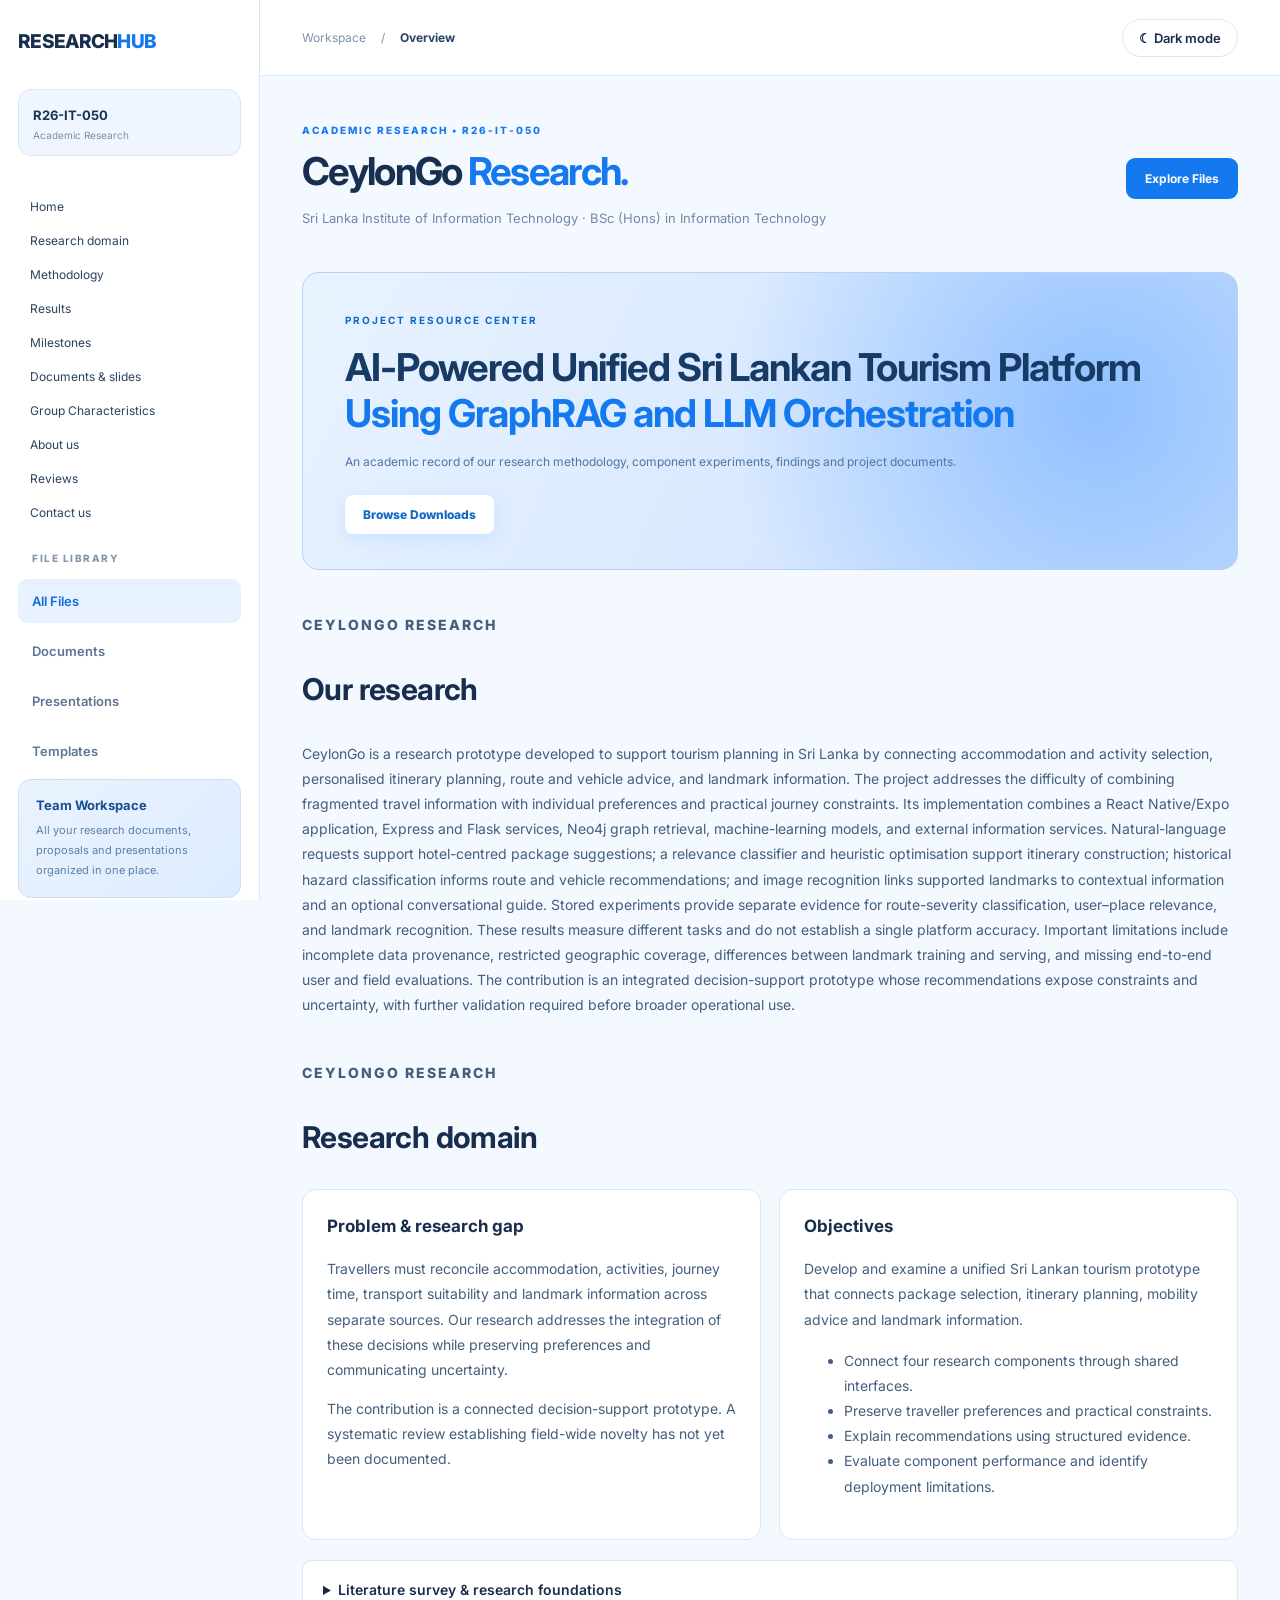
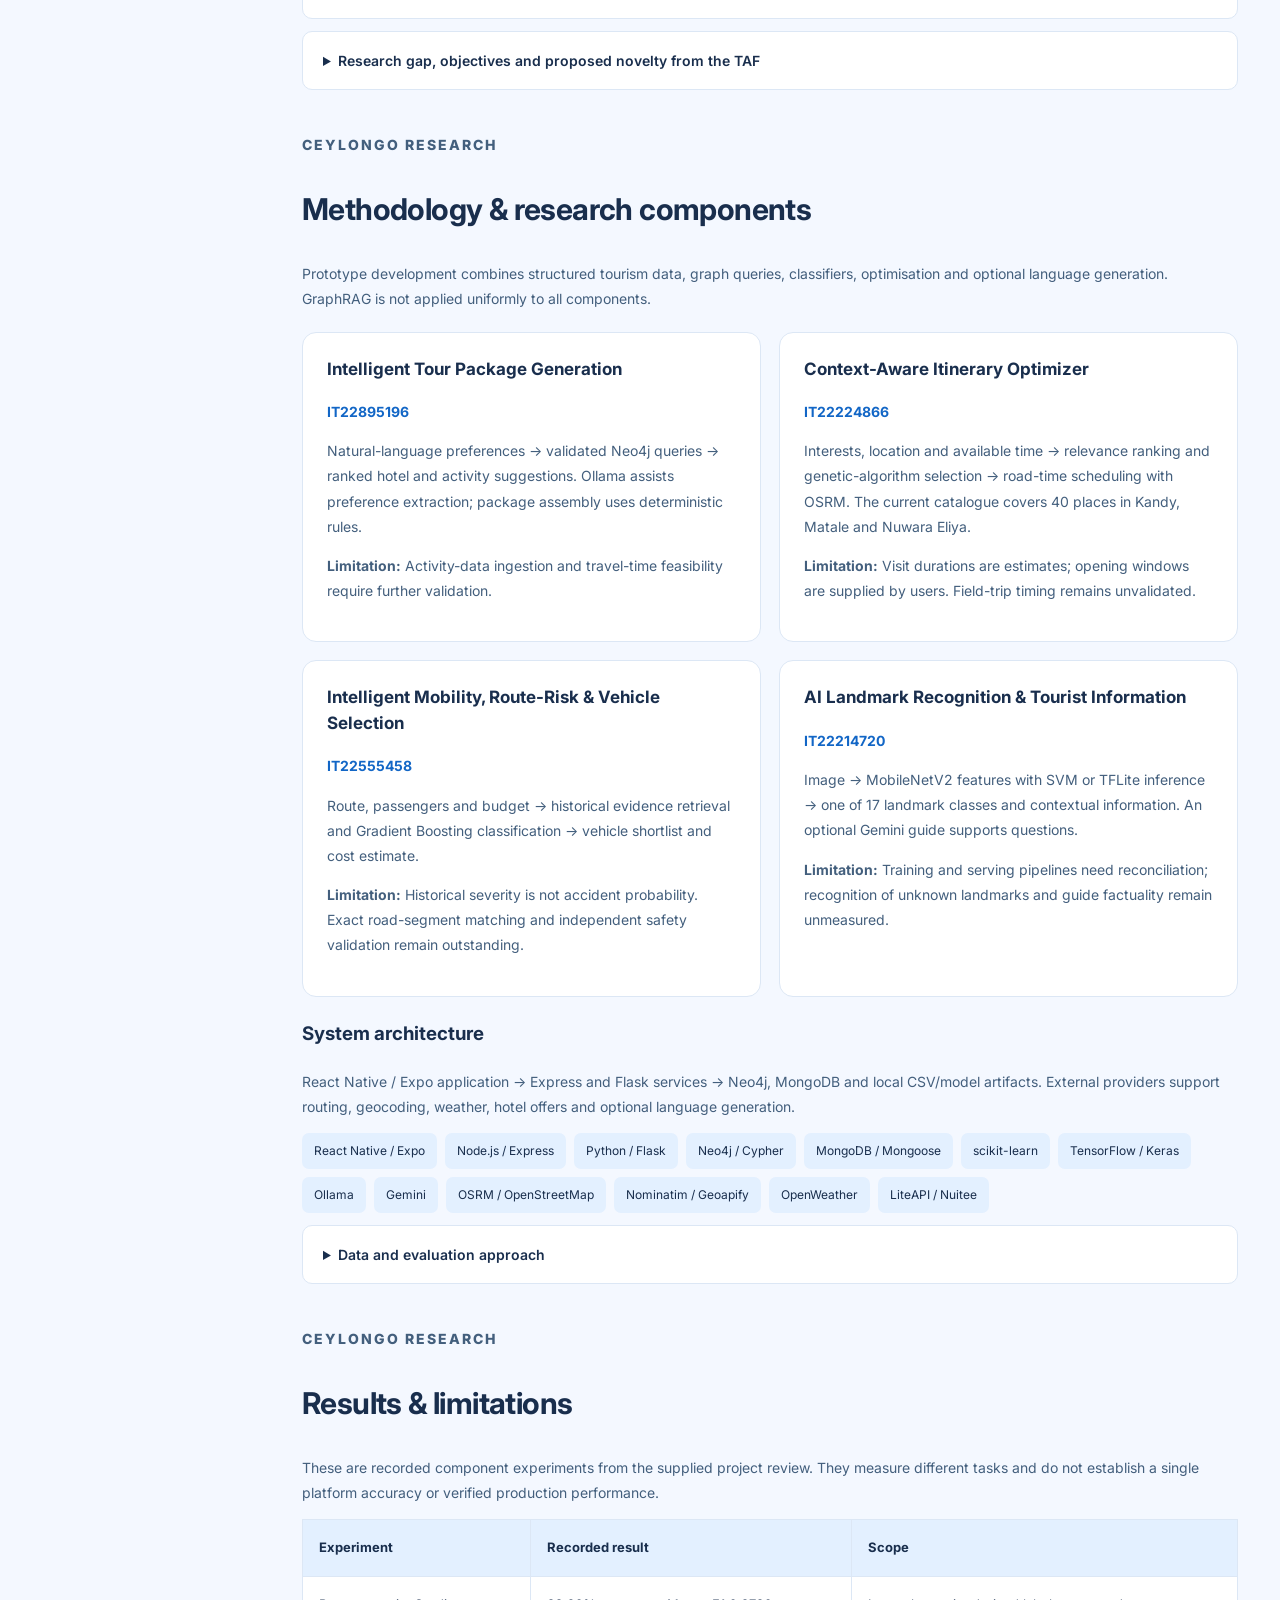
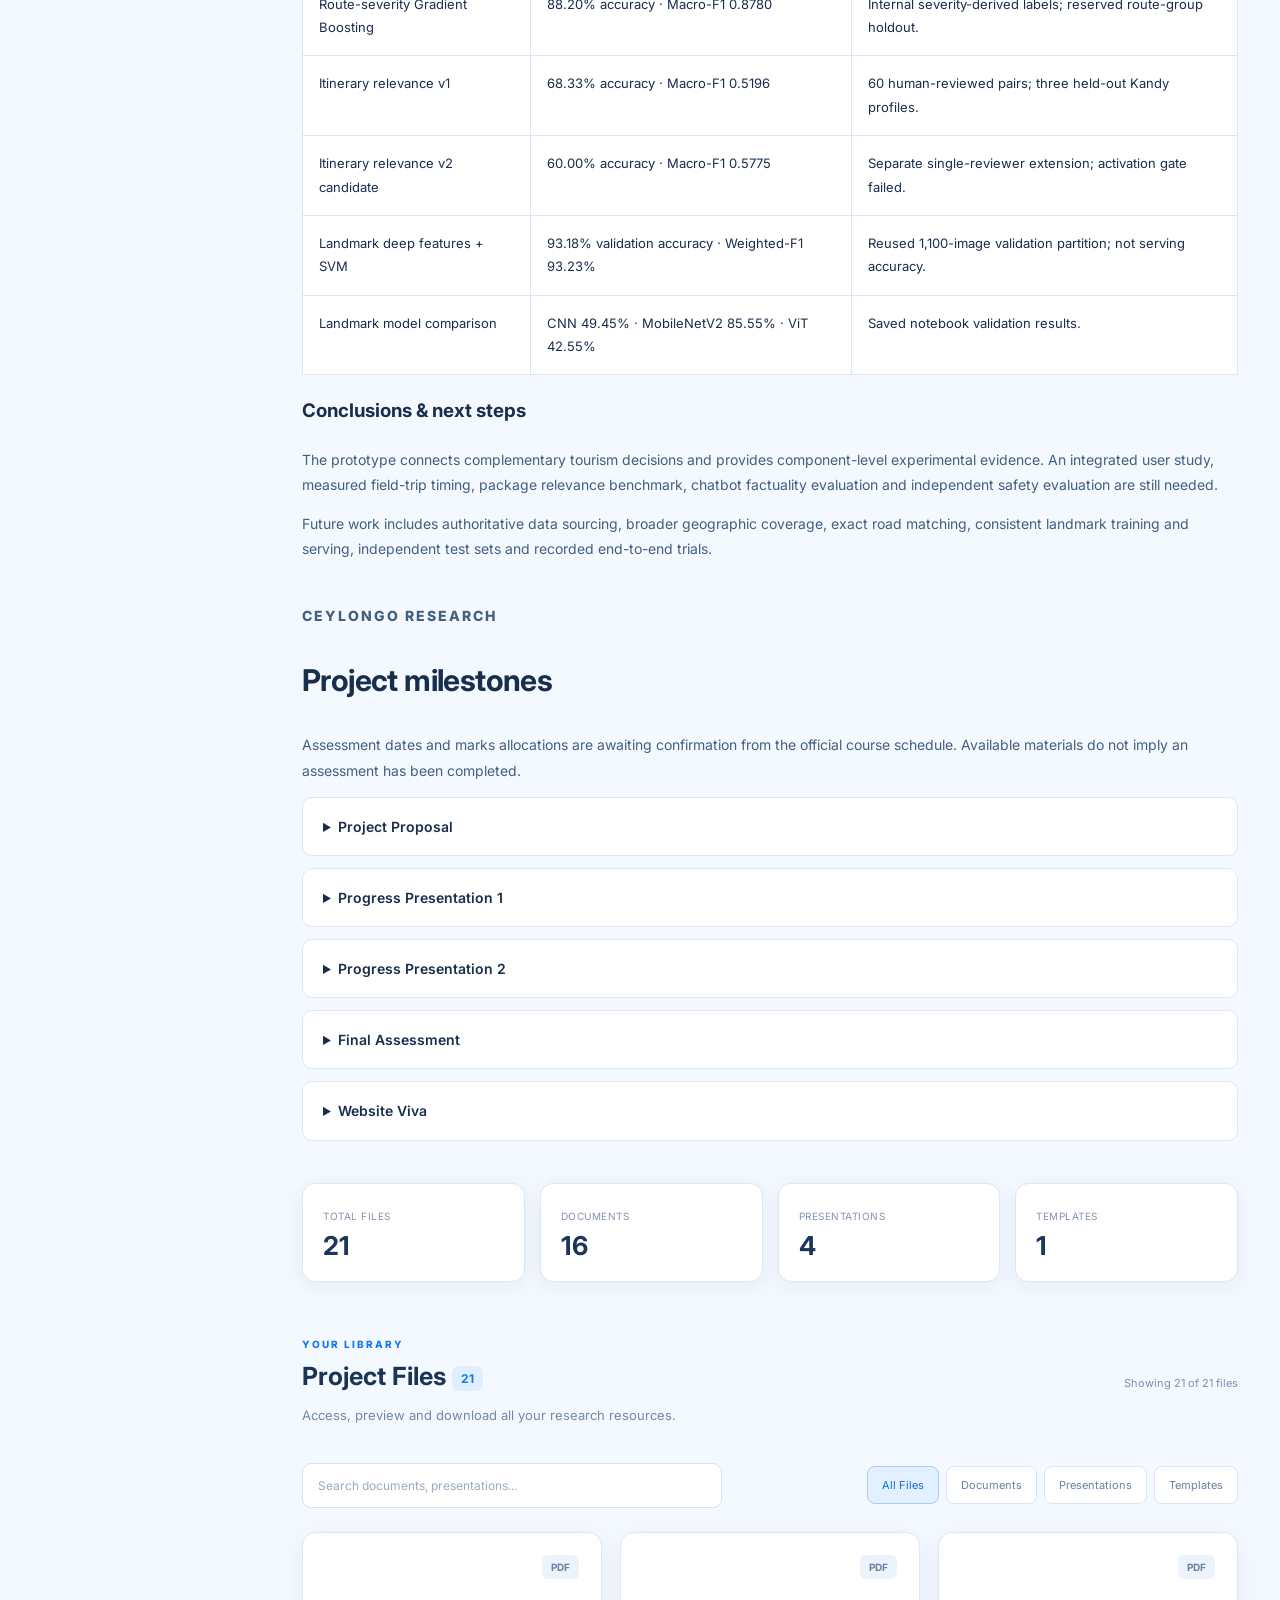
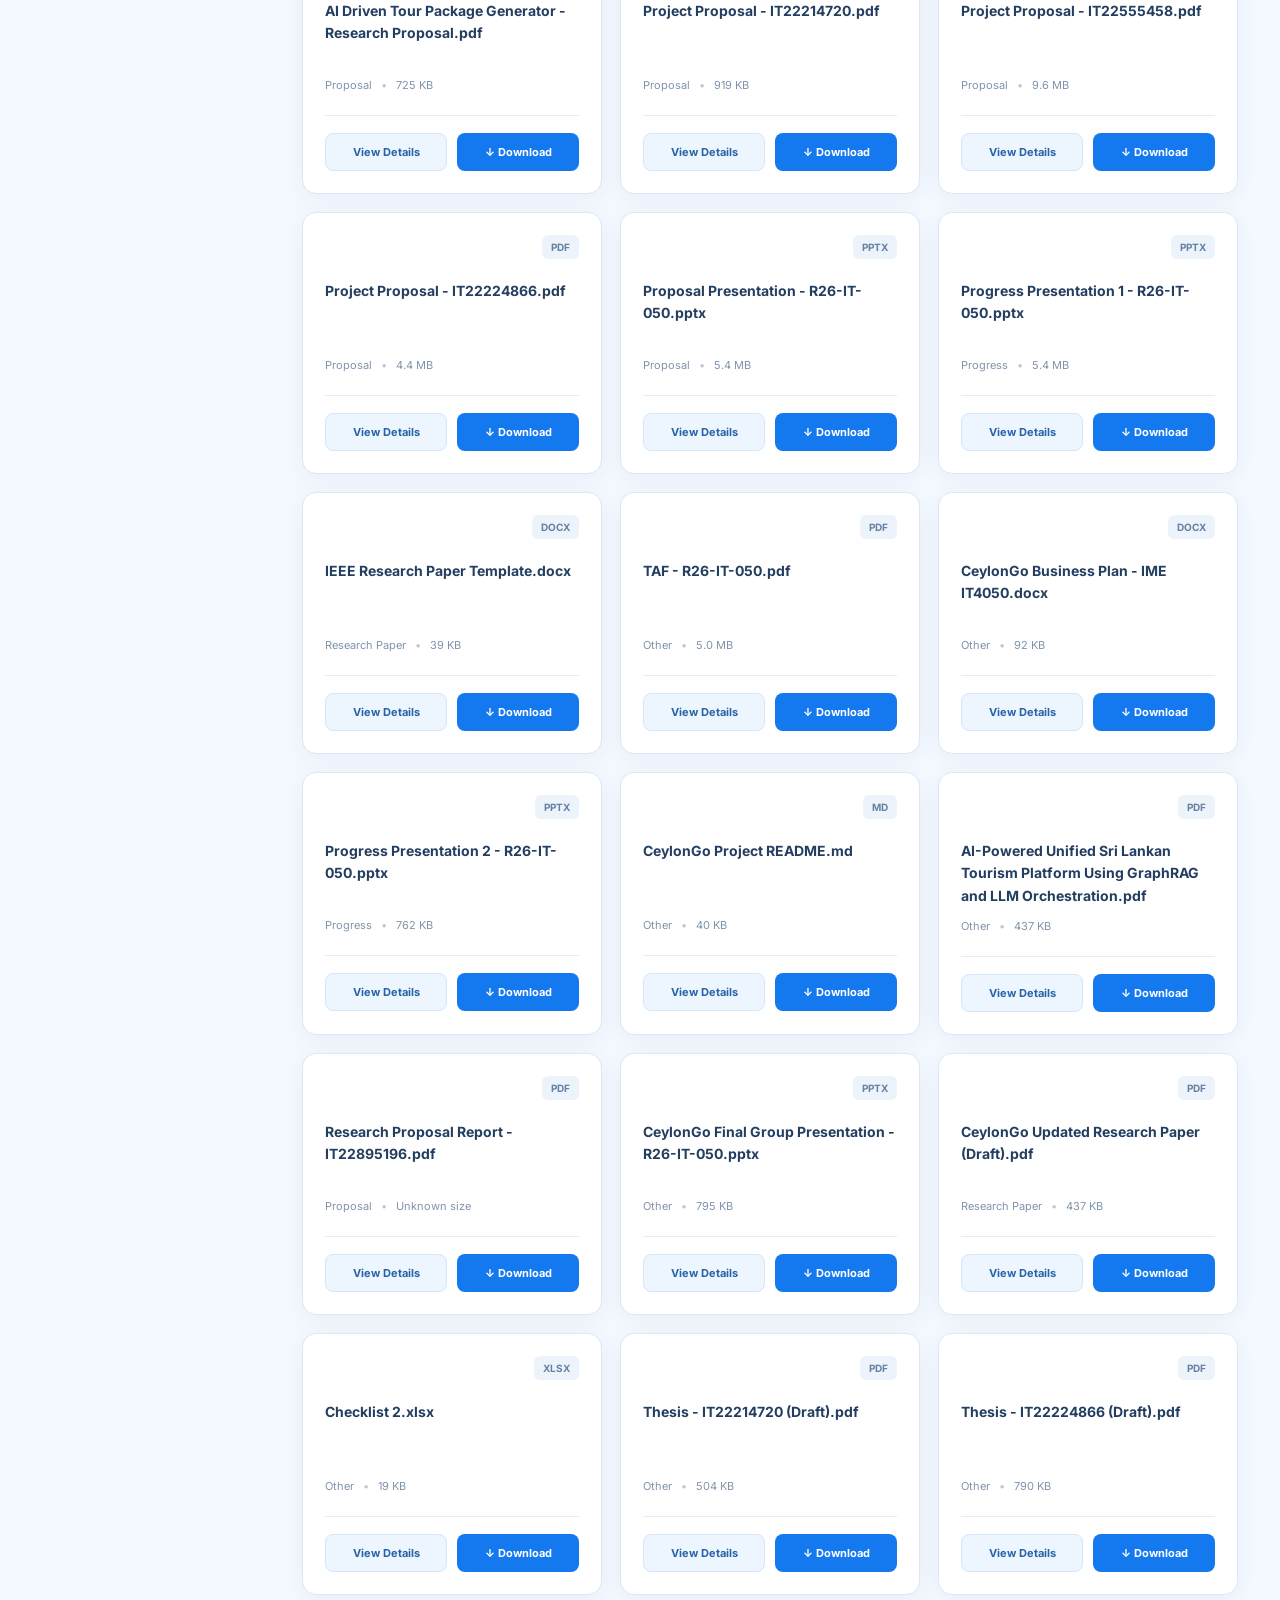
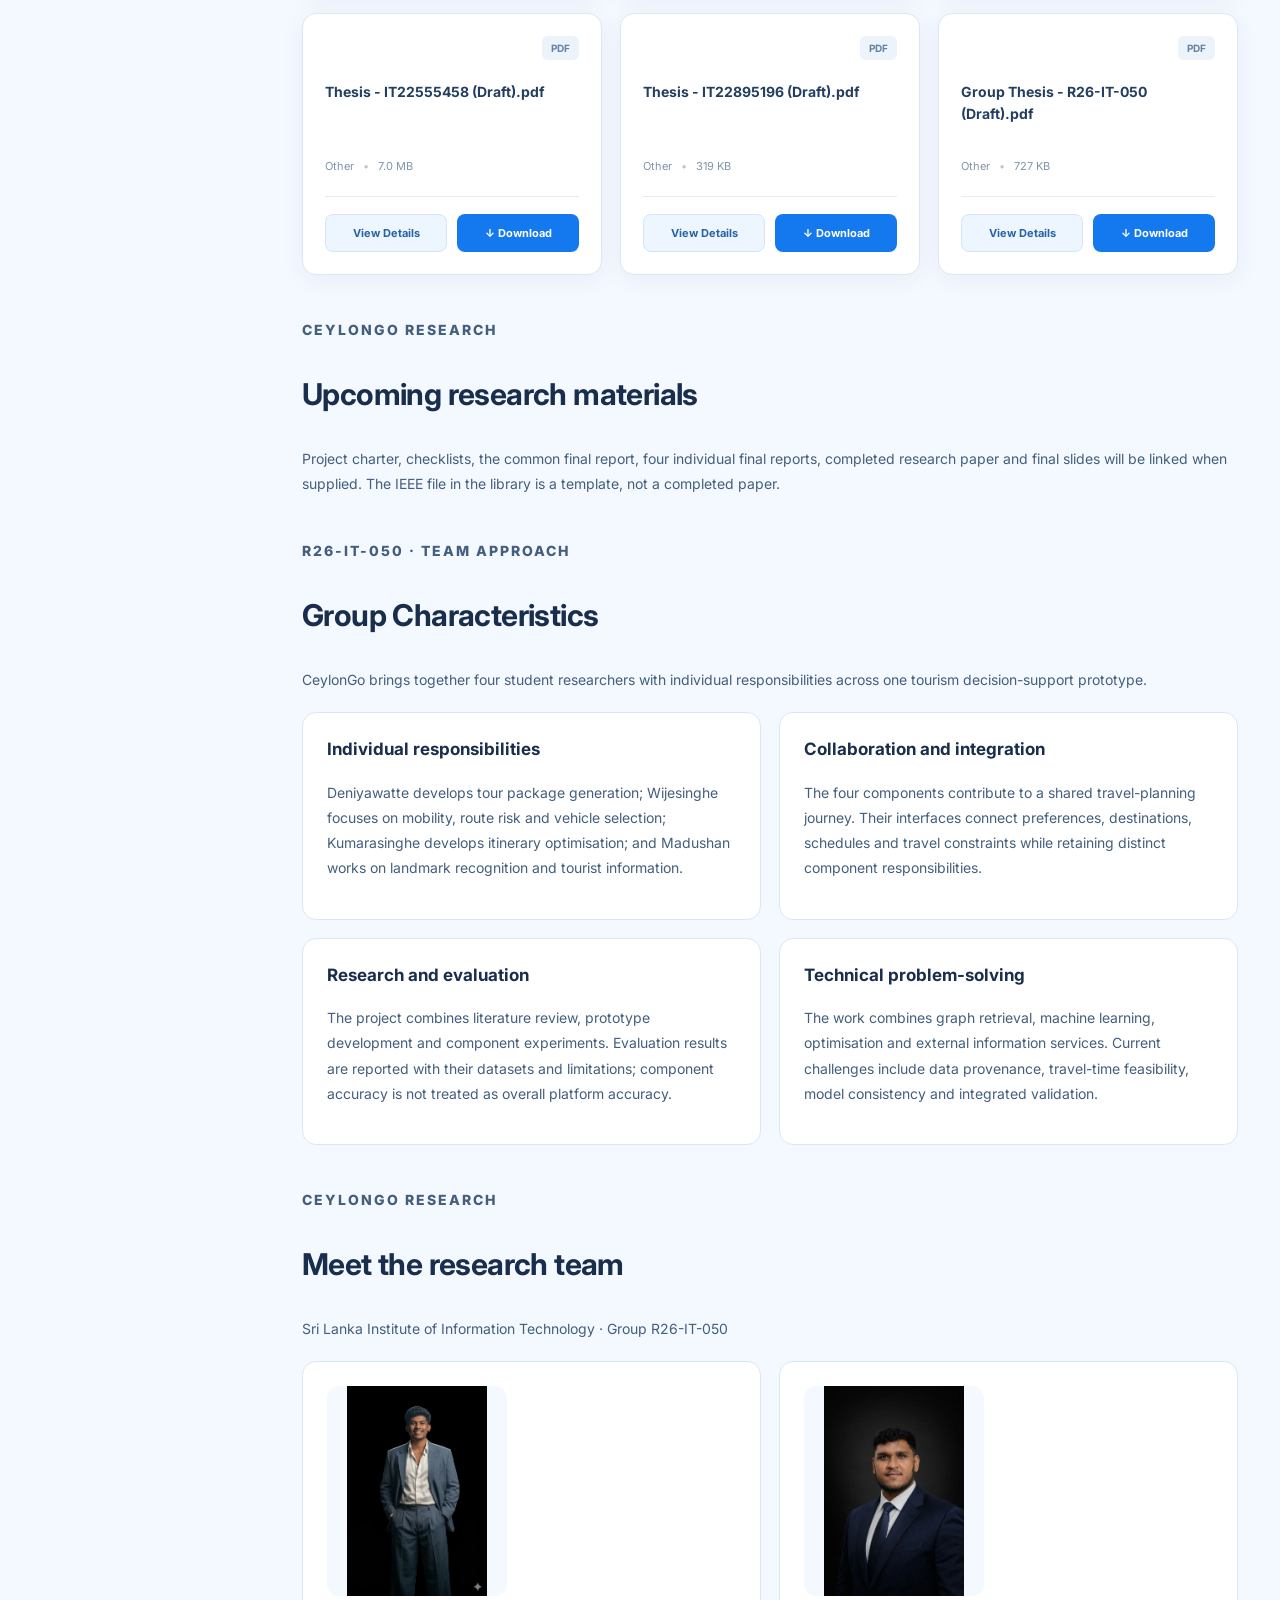
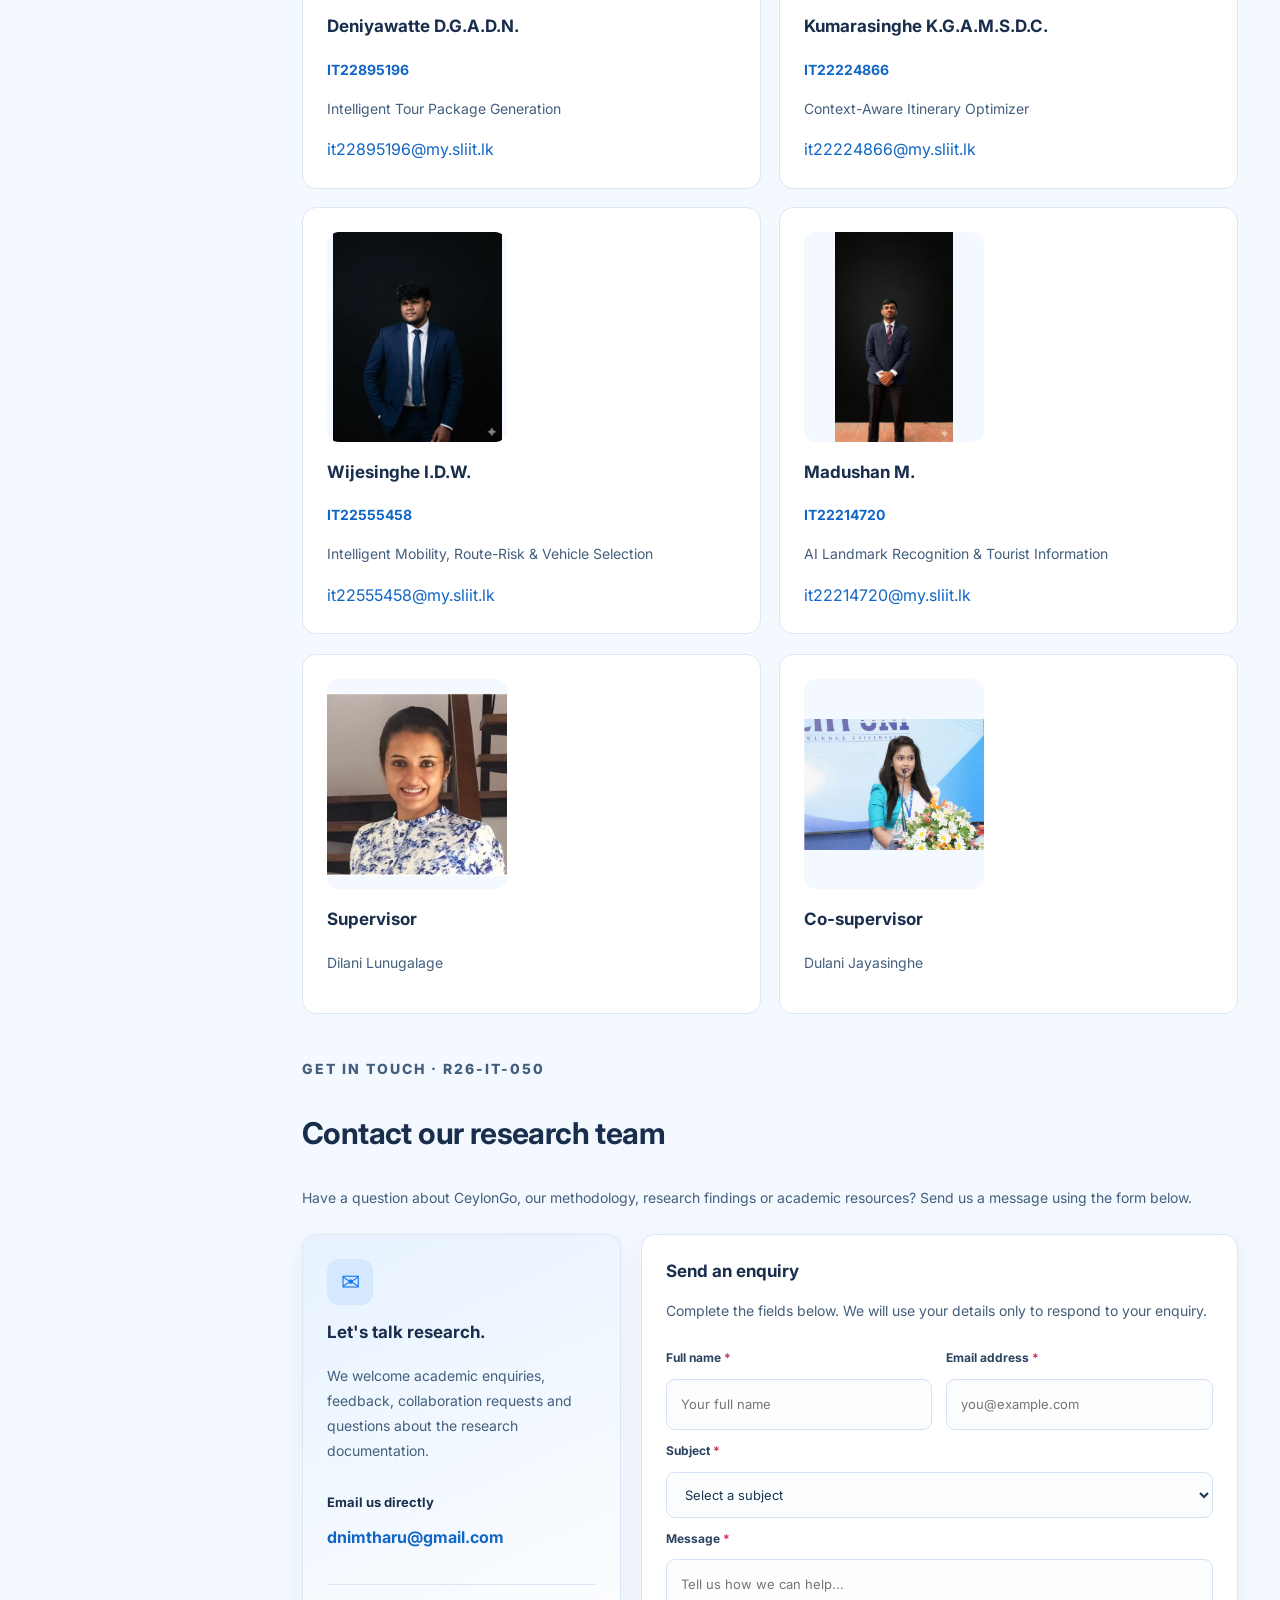
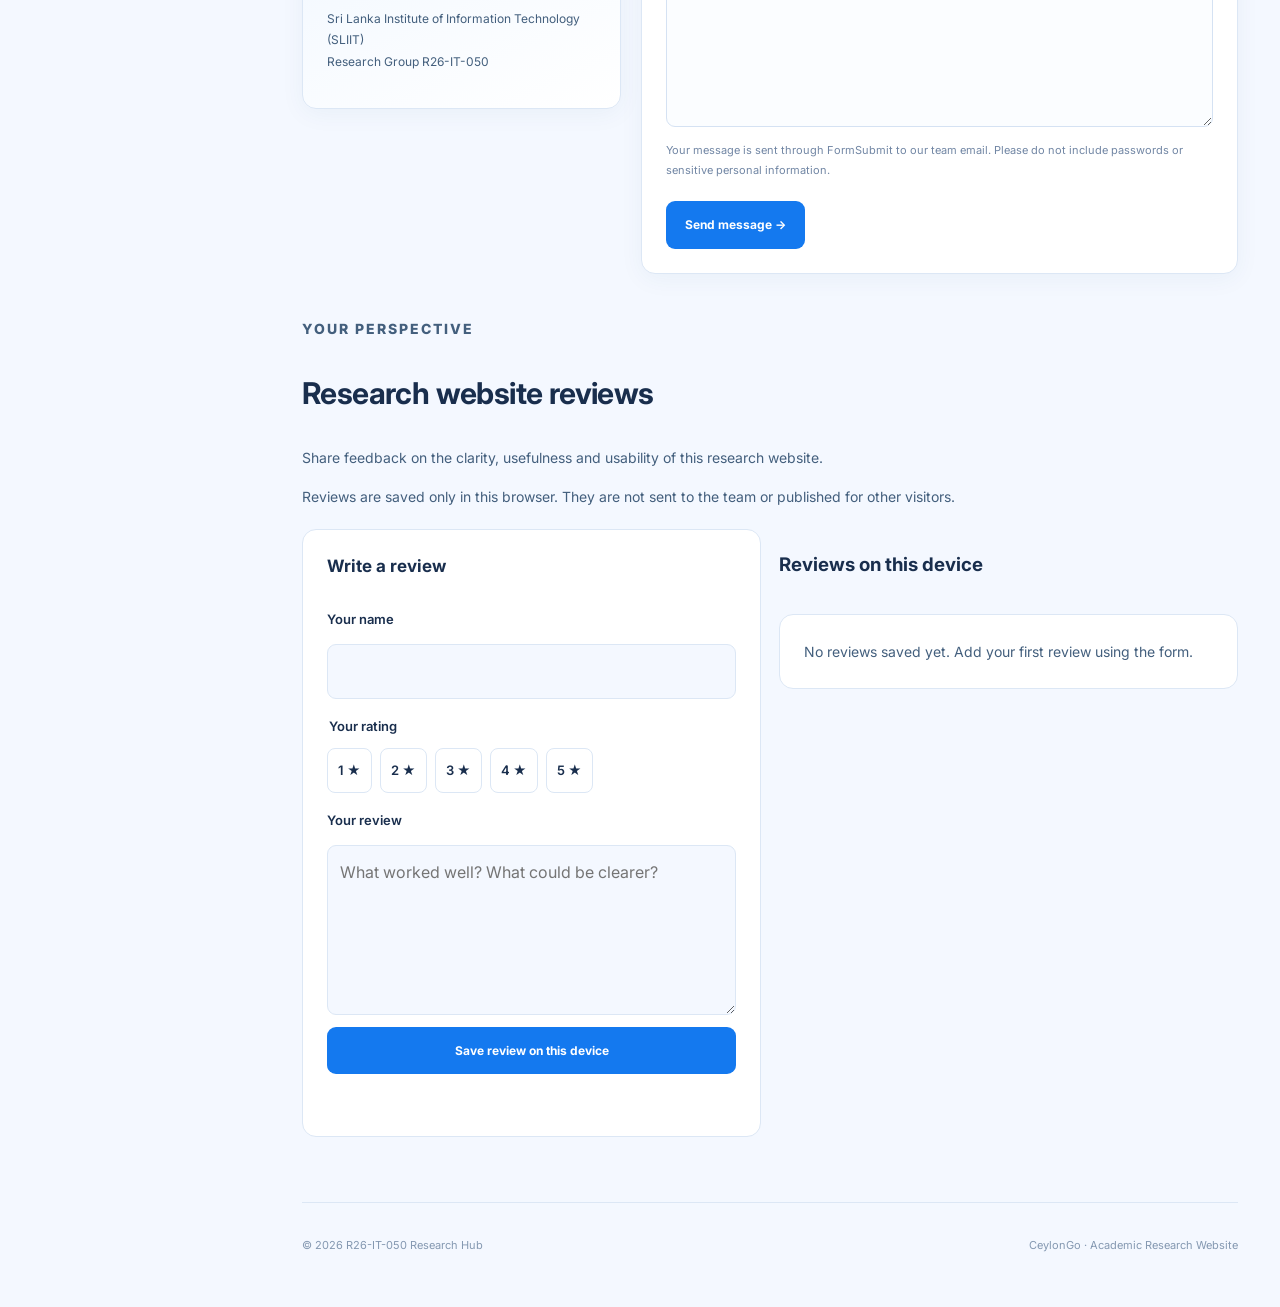
<file: research-hub/index.html>
<!DOCTYPE html>
<html lang="en">
<head>
  <meta charset="UTF-8" />
  <meta name="viewport" content="width=device-width, initial-scale=1.0" />

  <title>R26-IT-050 | Research Hub</title>

  <!-- Website Information -->
  <meta
    name="description"
    content="R26-IT-050 Research Hub. Access and download research proposals, reports, presentations, templates and academic documents."
  />

  <meta name="author" content="R26-IT-050 Research Team" />
  <meta name="theme-color" content="#bfd9f9" />

  <link
    rel="canonical"
    href="https://snyperkiller.github.io/R26-IT-050-Research-Hub/"
  />

  <!-- Browser Tab Icon -->
  <link
    rel="icon"
    type="image/png"
    href="images/preview.png"
  />

  <link
    rel="apple-touch-icon"
    href="images/preview.png"
  />

  <!-- Open Graph: WhatsApp / Facebook / LinkedIn / Discord -->
  <meta property="og:type" content="website" />

  <meta
    property="og:site_name"
    content="R26-IT-050 Research Hub"
  />

  <meta
    property="og:title"
    content="R26-IT-050 | Research Hub"
  />

  <meta
    property="og:description"
    content="Explore and download our research proposals, presentations, reports and academic resources in one place."
  />

  <meta
    property="og:url"
    content="https://snyperkiller.github.io/R26-IT-050-Research-Hub/"
  />

  <meta
    property="og:image"
    content="https://snyperkiller.github.io/R26-IT-050-Research-Hub/images/preview.png"
  />

  <meta
    property="og:image:secure_url"
    content="https://snyperkiller.github.io/R26-IT-050-Research-Hub/images/preview.png"
  />

  <meta property="og:image:type" content="image/png" />
  <meta property="og:image:width" content="1200" />
  <meta property="og:image:height" content="630" />

  <meta
    property="og:image:alt"
    content="R26-IT-050 Research Hub link preview"
  />

  <!-- Twitter / X Preview -->
  <meta name="twitter:card" content="summary_large_image" />

  <meta
    name="twitter:title"
    content="R26-IT-050 | Research Hub"
  />

  <meta
    name="twitter:description"
    content="Research proposals, presentations, reports and academic resources."
  />

  <meta
    name="twitter:image"
    content="https://snyperkiller.github.io/R26-IT-050-Research-Hub/images/preview.png"
  />

  <script>
    try {
      const savedTheme = localStorage.getItem("research-hub-theme");
      document.documentElement.dataset.theme = savedTheme === "dark" || savedTheme === "light"
        ? savedTheme : (matchMedia("(prefers-color-scheme: dark)").matches ? "dark" : "light");
    } catch { document.documentElement.dataset.theme = "light"; }
  </script>
  <!-- Stylesheet -->
  <link rel="stylesheet" href="styles.css" />
</head>

<body>

  <div class="app">

    <!-- =========================
         SIDEBAR
    ========================== -->

    <aside class="sidebar" id="sidebar">

      <a href="#home" class="brand">
        <span>
          RESEARCH<span class="accent">HUB</span>
        </span>
      </a>

      <div class="workspace">
        <div>
          <strong>R26-IT-050</strong>
          <small>Academic Research</small>
        </div>
      </div>

      <nav class="section-nav" aria-label="Research sections">
<a href="#home">Home</a><a href="#domain">Research domain</a><a href="#methodology">Methodology</a><a href="#results">Results</a><a href="#milestones">Milestones</a><a href="#library">Documents &amp; slides</a><a href="#group-characteristics">Group Characteristics</a><a href="#team">About us</a><a href="#reviews">Reviews</a><a href="#contact">Contact us</a></nav><p class="nav-title">FILE LIBRARY</p>

      <nav aria-label="File categories">

        <button
          type="button"
          class="nav-link active"
          data-category="all"
        >
          All Files
        </button>

        <button
          type="button"
          class="nav-link"
          data-category="Document"
        >
          Documents
        </button>

        <button
          type="button"
          class="nav-link"
          data-category="Presentation"
        >
          Presentations
        </button>

        <button
          type="button"
          class="nav-link"
          data-category="Template"
        >
          Templates
        </button>

      </nav>

      <div class="sidebar-bottom">

        <div class="info-card">
          <h4>Team Workspace</h4>

          <p>
            All your research documents, proposals
            and presentations organized in one place.
          </p>
        </div>

        <p>© 2026 Research Hub</p>

      </div>

    </aside>

    <!-- =========================
         MAIN AREA
    ========================== -->

    <div class="main-area">

      <!-- TOP NAVIGATION -->

      <header class="topbar">

        <button
          type="button"
          class="menu-btn"
          id="menuBtn"
          aria-label="Toggle navigation"
          aria-controls="sidebar"
          aria-expanded="false"
        >
          ☰
        </button>

        <div class="breadcrumb">
          Workspace
          <span>/</span>
          <strong>Overview</strong>
        </div>

        <button type="button" id="themeToggle" class="theme-toggle" aria-pressed="false">Dark mode</button>

      </header>

      <main id="home">

        <!-- =========================
             WELCOME
        ========================== -->

        <section class="welcome">

          <div>

            <p class="eyebrow">
              ACADEMIC RESEARCH • R26-IT-050
            </p>

            <h1>
              CeylonGo<span class="accent"> Research.</span>
            </h1>

            <p>
              Sri Lanka Institute of Information Technology · BSc (Hons) in Information Technology
            </p>

          </div>

          <a href="#library" class="primary-btn">
            Explore Files
          </a>

        </section>

        <!-- =========================
             HERO BANNER
        ========================== -->

        <section class="hero">

          <div class="hero-content">

            <span class="hero-label">
              PROJECT RESOURCE CENTER
            </span>

            <h2>
              AI-Powered Unified Sri Lankan Tourism Platform
              <span>Using GraphRAG and LLM Orchestration</span>
            </h2>

            <p>
              An academic record of our research methodology, component experiments, findings and project documents.
            </p>

            <a href="#library" class="hero-btn">
              Browse Downloads
            </a>

          </div>

        </section>

<section id="overview" class="research-section"><p class="eyebrow">CEYLONGO RESEARCH</p><h2>Our research</h2><p>CeylonGo is a research prototype developed to support tourism planning in Sri Lanka by connecting accommodation and activity selection, personalised itinerary planning, route and vehicle advice, and landmark information. The project addresses the difficulty of combining fragmented travel information with individual preferences and practical journey constraints. Its implementation combines a React Native/Expo application, Express and Flask services, Neo4j graph retrieval, machine-learning models, and external information services. Natural-language requests support hotel-centred package suggestions; a relevance classifier and heuristic optimisation support itinerary construction; historical hazard classification informs route and vehicle recommendations; and image recognition links supported landmarks to contextual information and an optional conversational guide. Stored experiments provide separate evidence for route-severity classification, user–place relevance, and landmark recognition. These results measure different tasks and do not establish a single platform accuracy. Important limitations include incomplete data provenance, restricted geographic coverage, differences between landmark training and serving, and missing end-to-end user and field evaluations. The contribution is an integrated decision-support prototype whose recommendations expose constraints and uncertainty, with further validation required before broader operational use.</p></section><section id="domain" class="research-section"><p class="eyebrow">CEYLONGO RESEARCH</p><h2>Research domain</h2><div class="research-grid"><article class="research-card"><h3>Problem &amp; research gap</h3><p>Travellers must reconcile accommodation, activities, journey time, transport suitability and landmark information across separate sources. Our research addresses the integration of these decisions while preserving preferences and communicating uncertainty.</p><p>The contribution is a connected decision-support prototype. A systematic review establishing field-wide novelty has not yet been documented.</p></article><article class="research-card"><h3>Objectives</h3><p>Develop and examine a unified Sri Lankan tourism prototype that connects package selection, itinerary planning, mobility advice and landmark information.</p><ul><li>Connect four research components through shared interfaces.</li><li>Preserve traveller preferences and practical constraints.</li><li>Explain recommendations using structured evidence.</li><li>Evaluate component performance and identify deployment limitations.</li></ul></article></div><details><summary>Literature survey &amp; research foundations</summary>
<p>The project reports discuss retrieval-augmented generation, graph retrieval, gradient boosting, road routing, relevance classification, heuristic optimisation and landmark recognition. The following papers provide methodological foundations for retrieval-augmented generation <a href="#ref-rag" aria-label="Reference 1: Lewis and colleagues">[1]</a>, gradient boosting <a href="#ref-boosting" aria-label="Reference 2: Friedman">[2]</a>, road-network routing <a href="#ref-routing" aria-label="Reference 3: Geisberger and colleagues">[3]</a>, MobileNetV2 <a href="#ref-mobilenet" aria-label="Reference 4: Sandler and colleagues">[4]</a>, support-vector classification <a href="#ref-svm" aria-label="Reference 5: Cortes and Vapnik">[5]</a>, and Vision Transformers <a href="#ref-vit" aria-label="Reference 6: Dosovitskiy and colleagues">[6]</a>.</p>
<h3>References</h3>
<ol class="research-references">
<li id="ref-rag"><span>[1]</span> P. Lewis <em>et al.</em>, “Retrieval-Augmented Generation for Knowledge-Intensive NLP Tasks,” in <em>Advances in Neural Information Processing Systems</em>, vol. 33, 2020. [Online]. Available: <a href="https://proceedings.neurips.cc/paper/2020/hash/6b493230205f780e1bc26945df7481e5-Abstract.html" target="_blank" rel="noopener">NeurIPS proceedings</a>.</li>
<li id="ref-boosting"><span>[2]</span> J. H. Friedman, “Greedy function approximation: A gradient boosting machine,” <em>The Annals of Statistics</em>, vol. 29, no. 5, pp. 1189–1232, 2001, doi: <a href="https://doi.org/10.1214/aos/1013203451" target="_blank" rel="noopener">10.1214/aos/1013203451</a>.</li>
<li id="ref-routing"><span>[3]</span> R. Geisberger, P. Sanders, D. Schultes, and D. Delling, “Contraction Hierarchies: Faster and Simpler Hierarchical Routing in Road Networks,” in <em>Experimental Algorithms (WEA 2008)</em>, Lecture Notes in Computer Science, vol. 5038, 2008, pp. 319–333, doi: <a href="https://doi.org/10.1007/978-3-540-68552-4_24" target="_blank" rel="noopener">10.1007/978-3-540-68552-4_24</a>.</li>
<li id="ref-mobilenet"><span>[4]</span> M. Sandler, A. Howard, M. Zhu, A. Zhmoginov, and L.-C. Chen, “MobileNetV2: Inverted Residuals and Linear Bottlenecks,” in <em>Proceedings of the IEEE Conference on Computer Vision and Pattern Recognition (CVPR)</em>, 2018, pp. 4510–4520. [Online]. Available: <a href="https://openaccess.thecvf.com/content_cvpr_2018/html/Sandler_MobileNetV2_Inverted_Residuals_CVPR_2018_paper.html" target="_blank" rel="noopener">CVF proceedings</a>.</li>
<li id="ref-svm"><span>[5]</span> C. Cortes and V. Vapnik, “Support-vector networks,” <em>Machine Learning</em>, vol. 20, pp. 273–297, 1995, doi: <a href="https://doi.org/10.1007/BF00994018" target="_blank" rel="noopener">10.1007/BF00994018</a>.</li>
<li id="ref-vit"><span>[6]</span> A. Dosovitskiy <em>et al.</em>, “An Image is Worth 16x16 Words: Transformers for Image Recognition at Scale,” in <em>International Conference on Learning Representations (ICLR)</em>, 2021. [Online]. Available: <a href="https://openreview.net/forum?id=YicbFdNTTy" target="_blank" rel="noopener">OpenReview conference record</a>.</li>
</ol>
<p>These references describe research methods; they do not independently validate CeylonGo's implementation, experimental results or novelty.</p>
</details>
<details class="taf-background"><summary>Research gap, objectives and proposed novelty from the TAF</summary>
<p>The Topic Assessment Form records the project's original motivation and proposed scope. Its planned trust, live-incident and emergency-response features are not claims about the current prototype.</p>
<h3>Research problem</h3><p>The TAF describes fragmented travel planning: independent travellers must combine accommodation, transport, guides and safety information from separate sources. It highlights difficulties with complex preferences, language barriers, service trust and local travel hazards (pages 1–3).</p>
<h3>Gaps identified in the TAF</h3><ul>
<li><strong>Fragmented planning:</strong> accommodation, activities and transport decisions need to be coordinated around one trip.</li>
<li><strong>Contextual safety:</strong> the proposal seeks better integration of local hazards, weather and travel conditions into guidance.</li>
<li><strong>Trust in feedback:</strong> the proposal identifies unreliable reviews as a motivation for investigating community-based trust assessment.</li>
<li><strong>Emergency coordination:</strong> the original scope explores reducing language and location-sharing barriers during emergencies.</li>
</ul>
<h3>Original objective and proposed novelty</h3><p>The TAF proposes an integrated AI-assisted tourism ecosystem combining graph-grounded package planning, community feedback, contextual safety mapping and emergency coordination. Its intended contribution is to reason across connected tourism services and traveller constraints instead of selecting each service independently (pages 4 and 8–13).</p>
<h3>Relationship to the current research</h3><p>The current documented components are package generation, itinerary optimisation, mobility and route-risk advice, and landmark recognition. The original TAF provides background; the methodology and results sections describe the later prototype and its measured limitations. The website review form is local website feedback, not the proposed tourism trust-scoring system.</p>
<p><a href="assets/files/taf-r26-it-050.pdf" target="_blank" rel="noopener">Read the original TAF: problem and gaps, pages 1–3; objectives and novelty, pages 8–13</a>. The TAF's claims about existing systems and its cited references have not been independently verified here.</p>
</details>
</section><section id="methodology" class="research-section"><p class="eyebrow">CEYLONGO RESEARCH</p><h2>Methodology &amp; research components</h2><p>Prototype development combines structured tourism data, graph queries, classifiers, optimisation and optional language generation. GraphRAG is not applied uniformly to all components.</p><div class="research-grid"><article class="research-card"><h3>Intelligent Tour Package Generation</h3><p class="member-id">IT22895196</p><p>Natural-language preferences → validated Neo4j queries → ranked hotel and activity suggestions. Ollama assists preference extraction; package assembly uses deterministic rules.</p><p><strong>Limitation:</strong> Activity-data ingestion and travel-time feasibility require further validation.</p></article><article class="research-card"><h3>Context-Aware Itinerary Optimizer</h3><p class="member-id">IT22224866</p><p>Interests, location and available time → relevance ranking and genetic-algorithm selection → road-time scheduling with OSRM. The current catalogue covers 40 places in Kandy, Matale and Nuwara Eliya.</p><p><strong>Limitation:</strong> Visit durations are estimates; opening windows are supplied by users. Field-trip timing remains unvalidated.</p></article><article class="research-card"><h3>Intelligent Mobility, Route-Risk & Vehicle Selection</h3><p class="member-id">IT22555458</p><p>Route, passengers and budget → historical evidence retrieval and Gradient Boosting classification → vehicle shortlist and cost estimate.</p><p><strong>Limitation:</strong> Historical severity is not accident probability. Exact road-segment matching and independent safety validation remain outstanding.</p></article><article class="research-card"><h3>AI Landmark Recognition & Tourist Information</h3><p class="member-id">IT22214720</p><p>Image → MobileNetV2 features with SVM or TFLite inference → one of 17 landmark classes and contextual information. An optional Gemini guide supports questions.</p><p><strong>Limitation:</strong> Training and serving pipelines need reconciliation; recognition of unknown landmarks and guide factuality remain unmeasured.</p></article></div><h3>System architecture</h3><p>React Native / Expo application → Express and Flask services → Neo4j, MongoDB and local CSV/model artifacts. External providers support routing, geocoding, weather, hotel offers and optional language generation.</p><div class="tech-list"><span>React Native / Expo</span><span>Node.js / Express</span><span>Python / Flask</span><span>Neo4j / Cypher</span><span>MongoDB / Mongoose</span><span>scikit-learn</span><span>TensorFlow / Keras</span><span>Ollama</span><span>Gemini</span><span>OSRM / OpenStreetMap</span><span>Nominatim / Geoapify</span><span>OpenWeather</span><span>LiteAPI / Nuitee</span></div><details><summary>Data and evaluation approach</summary><ul><li>Packages: 1,830 hotel rows and 2,000 activity rows; an activity-loader filename mismatch remains.</li><li>Itinerary: 40 source-traced points of interest; v1 evaluation uses 60 human-reviewed pairs from held-out Kandy profiles.</li><li>Mobility: 598 derived training records across 22 route groups; only 135 records have matching road profiles. Evaluation reserves unseen route groups.</li><li>Landmarks: notebook records 5,500 images with a 4,400/1,100 training/validation split across 17 classes. Raw collection provenance needs confirmation.</li></ul></details></section><section id="results" class="research-section"><p class="eyebrow">CEYLONGO RESEARCH</p><h2>Results &amp; limitations</h2><p>These are recorded component experiments from the supplied project review. They measure different tasks and do not establish a single platform accuracy or verified production performance.</p><div class="table-scroll"><table><thead><tr><th>Experiment</th><th>Recorded result</th><th>Scope</th></tr></thead><tbody><tr><td>Route-severity Gradient Boosting</td><td>88.20% accuracy · Macro-F1 0.8780</td><td>Internal severity-derived labels; reserved route-group holdout.</td></tr><tr><td>Itinerary relevance v1</td><td>68.33% accuracy · Macro-F1 0.5196</td><td>60 human-reviewed pairs; three held-out Kandy profiles.</td></tr><tr><td>Itinerary relevance v2 candidate</td><td>60.00% accuracy · Macro-F1 0.5775</td><td>Separate single-reviewer extension; activation gate failed.</td></tr><tr><td>Landmark deep features + SVM</td><td>93.18% validation accuracy · Weighted-F1 93.23%</td><td>Reused 1,100-image validation partition; not serving accuracy.</td></tr><tr><td>Landmark model comparison</td><td>CNN 49.45% · MobileNetV2 85.55% · ViT 42.55%</td><td>Saved notebook validation results.</td></tr></tbody></table></div><h3>Conclusions &amp; next steps</h3><p>The prototype connects complementary tourism decisions and provides component-level experimental evidence. An integrated user study, measured field-trip timing, package relevance benchmark, chatbot factuality evaluation and independent safety evaluation are still needed.</p><p>Future work includes authoritative data sourcing, broader geographic coverage, exact road matching, consistent landmark training and serving, independent test sets and recorded end-to-end trials.</p></section><section id="milestones" class="research-section"><p class="eyebrow">CEYLONGO RESEARCH</p><h2>Project milestones</h2><p>Assessment dates and marks allocations are awaiting confirmation from the official course schedule. Available materials do not imply an assessment has been completed.</p><details><summary>Project Proposal</summary><p>Four individual proposal reports and the <a href="assets/files/file-06.pptx" download="Proposal Presentation - R26-IT-050.pptx">Proposal Presentation slides</a> are available in the document library.</p><p>Date: To be confirmed · Marks allocation: To be confirmed</p></details><details><summary>Progress Presentation 1</summary><p>Progress Presentation 1 slides are available in the document library. This entry uses the same supplied deck as the Proposal Presentation.</p><p>Date: To be confirmed · Marks allocation: To be confirmed</p></details><details><summary>Progress Presentation 2</summary><p>Progress Presentation 2 slides are available in the document library.</p><p>Date: To be confirmed · Marks allocation: To be confirmed</p></details><details><summary>Final Assessment</summary><p>Final reports and final presentation have not yet been supplied for this website.</p><p>Date: To be confirmed · Marks allocation: To be confirmed</p></details><details><summary>Website Viva</summary><p>Scheduled for the same day as the final research presentation, according to the course notice. Exact schedule to be confirmed.</p><p>Date: To be confirmed · Marks allocation: To be confirmed</p></details></section>
        <!-- =========================
             STATISTICS
        ========================== -->

        <section class="stats" aria-label="File statistics">

          <div class="stat-card">
            <div>
              <small>TOTAL FILES</small>
              <h3 id="totalCount">0</h3>
            </div>
          </div>

          <div class="stat-card">
            <div>
              <small>DOCUMENTS</small>
              <h3 id="documentCount">0</h3>
            </div>
          </div>

          <div class="stat-card">
            <div>
              <small>PRESENTATIONS</small>
              <h3 id="presentationCount">0</h3>
            </div>
          </div>

          <div class="stat-card">
            <div>
              <small>TEMPLATES</small>
              <h3 id="templateCount">0</h3>
            </div>
          </div>

        </section>

        <!-- =========================
             FILE LIBRARY
        ========================== -->

        <section class="library" id="library">

          <div class="section-header">

            <div>

              <p class="eyebrow">
                YOUR LIBRARY
              </p>

              <h2>
                Project Files
                <span id="fileCount" class="count-badge">
                  0
                </span>
              </h2>

              <p>
                Access, preview and download
                all your research resources.
              </p>

            </div>

            <span
              id="resultCount"
              class="result-count"
              aria-live="polite"
            ></span>

          </div>

          <!-- SEARCH AND FILTERS -->

          <div class="toolbar">

            <div class="search-box">

              <input
                type="search"
                id="searchInput"
                placeholder="Search documents, presentations..."
                aria-label="Search research files"
              />

            </div>

            <div class="filters">

              <button
                type="button"
                class="filter-btn active"
                data-filter="all"
              >
                All Files
              </button>

              <button
                type="button"
                class="filter-btn"
                data-filter="Document"
              >
                Documents
              </button>

              <button
                type="button"
                class="filter-btn"
                data-filter="Presentation"
              >
                Presentations
              </button>

              <button
                type="button"
                class="filter-btn"
                data-filter="Template"
              >
                Templates
              </button>

            </div>

          </div>

          <!-- FILES LOAD FROM manifest.json -->

          <div id="fileGrid" class="file-grid"></div>

          <!-- EMPTY STATE -->

          <div
            id="emptyState"
            class="empty-state"
            hidden
          >

            <h3>No files found</h3>

            <p>
              Try searching with another
              keyword or category.
            </p>

          </div>

        </section>

<section id="pending-materials" class="research-section"><p class="eyebrow">CEYLONGO RESEARCH</p><h2>Upcoming research materials</h2><p>Project charter, checklists, the common final report, four individual final reports, completed research paper and final slides will be linked when supplied. The IEEE file in the library is a template, not a completed paper.</p></section><section id="group-characteristics" class="research-section">
<p class="eyebrow">R26-IT-050 · TEAM APPROACH</p><h2>Group Characteristics</h2>
<p>CeylonGo brings together four student researchers with individual responsibilities across one tourism decision-support prototype.</p>
<div class="research-grid">
<article class="research-card"><h3>Individual responsibilities</h3><p>Deniyawatte develops tour package generation; Wijesinghe focuses on mobility, route risk and vehicle selection; Kumarasinghe develops itinerary optimisation; and Madushan works on landmark recognition and tourist information.</p></article>
<article class="research-card"><h3>Collaboration and integration</h3><p>The four components contribute to a shared travel-planning journey. Their interfaces connect preferences, destinations, schedules and travel constraints while retaining distinct component responsibilities.</p></article>
<article class="research-card"><h3>Research and evaluation</h3><p>The project combines literature review, prototype development and component experiments. Evaluation results are reported with their datasets and limitations; component accuracy is not treated as overall platform accuracy.</p></article>
<article class="research-card"><h3>Technical problem-solving</h3><p>The work combines graph retrieval, machine learning, optimisation and external information services. Current challenges include data provenance, travel-time feasibility, model consistency and integrated validation.</p></article>
</div></section>
<section id="team" class="research-section"><p class="eyebrow">CEYLONGO RESEARCH</p><h2>Meet the research team</h2><p>Sri Lanka Institute of Information Technology · Group R26-IT-050</p><div class="research-grid"><article class="research-card"><img class="member-photo" src="images/research-gallery/it22895196.webp" alt="Portrait of Deniyawatte D.G.A.D.N." width="666" height="1000" loading="lazy" decoding="async"><h3>Deniyawatte D.G.A.D.N.</h3><p class="member-id">IT22895196</p><p>Intelligent Tour Package Generation</p><a href="mailto:it22895196@my.sliit.lk">it22895196@my.sliit.lk</a></article><article class="research-card"><img class="member-photo" src="images/research-gallery/it22224866.webp" alt="Portrait of Kumarasinghe K.G.A.M.S.D.C." width="667" height="1000" loading="lazy" decoding="async"><h3>Kumarasinghe K.G.A.M.S.D.C.</h3><p class="member-id">IT22224866</p><p>Context-Aware Itinerary Optimizer</p><a href="mailto:it22224866@my.sliit.lk">it22224866@my.sliit.lk</a></article><article class="research-card"><img class="member-photo" src="images/research-gallery/it22555458.webp" alt="Portrait of Wijesinghe I.D.W." width="800" height="994" loading="lazy" decoding="async"><h3>Wijesinghe I.D.W.</h3><p class="member-id">IT22555458</p><p>Intelligent Mobility, Route-Risk &amp; Vehicle Selection</p><a href="mailto:it22555458@my.sliit.lk">it22555458@my.sliit.lk</a></article><article class="research-card"><img class="member-photo" src="images/research-gallery/it22214720.webp" alt="Portrait of Madushan M." width="563" height="1000" loading="lazy" decoding="async"><h3>Madushan M.</h3><p class="member-id">IT22214720</p><p>AI Landmark Recognition &amp; Tourist Information</p><a href="mailto:it22214720@my.sliit.lk">it22214720@my.sliit.lk</a></article></div><div class="research-grid"><article class="research-card"><img class="member-photo" src="images/dilani-lunugalage.png" alt="Supervisor Dilani Lunugalage" width="984" height="1000" loading="lazy" decoding="async"><h3>Supervisor</h3><p>Dilani Lunugalage</p></article><article class="research-card"><img class="member-photo" src="images/dulani-jayasinghe.png" alt="Co-supervisor Dulani Jayasinghe" width="1236" height="902" loading="lazy" decoding="async"><h3>Co-supervisor</h3><p>Dulani Jayasinghe</p></article></div></section><section id="contact" class="research-section contact-section">
  <p class="eyebrow">GET IN TOUCH · R26-IT-050</p>
  <h2>Contact our research team</h2>
  <p>Have a question about CeylonGo, our methodology, research findings or academic resources? Send us a message using the form below.</p>
  <div class="contact-layout">
    <div class="contact-intro research-card">
      <span class="contact-symbol" aria-hidden="true">✉</span>
      <h3>Let's talk research.</h3>
      <p>We welcome academic enquiries, feedback, collaboration requests and questions about the research documentation.</p>
      <h4>Email us directly</h4>
      <a href="mailto:dnimtharu@gmail.com">dnimtharu@gmail.com</a>
      <p class="contact-note">Sri Lanka Institute of Information Technology (SLIIT)<br>Research Group R26-IT-050</p>
    </div>
    <div class="contact-form-card research-card">
      <h3>Send an enquiry</h3>
      <p>Complete the fields below. We will use your details only to respond to your enquiry.</p>
      <form id="contactForm" action="https://formsubmit.co/ajax/dnimtharu@gmail.com" method="POST">
        <input type="hidden" name="_subject" value="New CeylonGo Research Hub enquiry">
        <input type="hidden" name="_template" value="table">
        <input type="hidden" name="_url" value="https://snypherkiller.github.io/R26-IT-050-Research-Hub/">
        <div class="contact-honeypot" aria-hidden="true">
          <label for="contactWebsite">Leave this field blank</label>
          <input id="contactWebsite" name="_honey" type="text" tabindex="-1" autocomplete="off">
        </div>
        <div class="contact-fields">
          <div><label for="contactName">Full name <span aria-hidden="true">*</span></label><input id="contactName" name="name" type="text" maxlength="100" autocomplete="name" placeholder="Your full name" required></div>
          <div><label for="contactEmail">Email address <span aria-hidden="true">*</span></label><input id="contactEmail" name="email" type="email" maxlength="254" autocomplete="email" placeholder="you@example.com" required></div>
        </div>
        <label for="contactSubject">Subject <span aria-hidden="true">*</span></label>
        <select id="contactSubject" name="subject" required>
          <option value="" disabled selected>Select a subject</option>
          <option value="General research enquiry">General research enquiry</option>
          <option value="Research methodology">Research methodology</option>
          <option value="Documents and resources">Documents and resources</option>
          <option value="Collaboration">Collaboration</option>
          <option value="Feedback">Feedback</option>
          <option value="Other">Other</option>
        </select>
        <label for="contactMessage">Message <span aria-hidden="true">*</span></label>
        <textarea id="contactMessage" name="message" rows="6" minlength="10" maxlength="5000" placeholder="Tell us how we can help..." required></textarea>
        <p class="contact-privacy">Your message is sent through FormSubmit to our team email. Please do not include passwords or sensitive personal information.</p>
        <div class="contact-submit-row">
          <button class="primary-btn" type="submit" id="contactSubmit">Send message →</button>
          <p id="contactStatus" role="status" aria-live="polite"></p>
        </div>
      </form>
    </div>
  </div>
</section>
        <!-- =========================
             FOOTER
        ========================== -->

        <section id="reviews" class="research-section">
          <p class="eyebrow">YOUR PERSPECTIVE</p>
          <h2>Research website reviews</h2>
          <p>Share feedback on the clarity, usefulness and usability of this research website.</p>
          <p id="reviewPrivacy">Reviews are saved only in this browser. They are not sent to the team or published for other visitors.</p>
          <div class="research-grid review-layout">
            <form id="reviewForm" class="research-card review-form" aria-describedby="reviewPrivacy">
              <h3>Write a review</h3>
              <label for="reviewName">Your name</label>
              <input id="reviewName" name="name" autocomplete="name" required maxlength="80">
              <fieldset class="rating-picker">
                <legend>Your rating</legend>
                <div class="rating-options">
                  <label><input type="radio" name="rating" value="1" required><span>1 ★</span></label>
                  <label><input type="radio" name="rating" value="2"><span>2 ★</span></label>
                  <label><input type="radio" name="rating" value="3"><span>3 ★</span></label>
                  <label><input type="radio" name="rating" value="4"><span>4 ★</span></label>
                  <label><input type="radio" name="rating" value="5"><span>5 ★</span></label>
                </div>
              </fieldset>
              <label for="reviewComment">Your review</label>
              <textarea id="reviewComment" name="comment" required minlength="10" maxlength="1000" rows="5" placeholder="What worked well? What could be clearer?"></textarea>
              <button type="submit" class="primary-btn">Save review on this device</button>
              <p id="reviewStatus" role="status" aria-live="polite"></p>
            </form>
            <div>
              <h3 id="reviewSummary">Reviews on this device</h3>
              <div id="reviewList" class="review-list"></div>
            </div>
          </div>
        </section>

        <footer>

          <p>
            © 2026 R26-IT-050 Research Hub
          </p>

          <p>
            CeylonGo · Academic Research Website
          </p>

        </footer>

      </main>

    </div>

  </div>

  <!-- =========================
       FILE PREVIEW MODAL
  ========================== -->

  <dialog
    id="previewModal"
    class="preview-modal"
  >

    <div class="modal-header">

      <div>

        <p class="eyebrow">
          FILE DETAILS
        </p>

        <h3 id="previewTitle">
          File Preview
        </h3>

      </div>

      <button
        type="button"
        id="closePreview"
        class="close-btn"
        aria-label="Close preview"
      >
        Close
      </button>

    </div>

    <p
      id="previewInfo"
      class="preview-info"
    ></p>

    <div id="previewContent"></div>

    <div class="modal-actions">

      <a
        id="previewDownload"
        class="primary-btn"
        download
      >
        Download File
      </a>

      <button
        type="button"
        id="cancelPreview"
        class="secondary-btn"
      >
        Close
      </button>

    </div>

  </dialog>

  <!-- Main JavaScript -->
  <script src="script.js"></script>

</body>
</html>
</file>
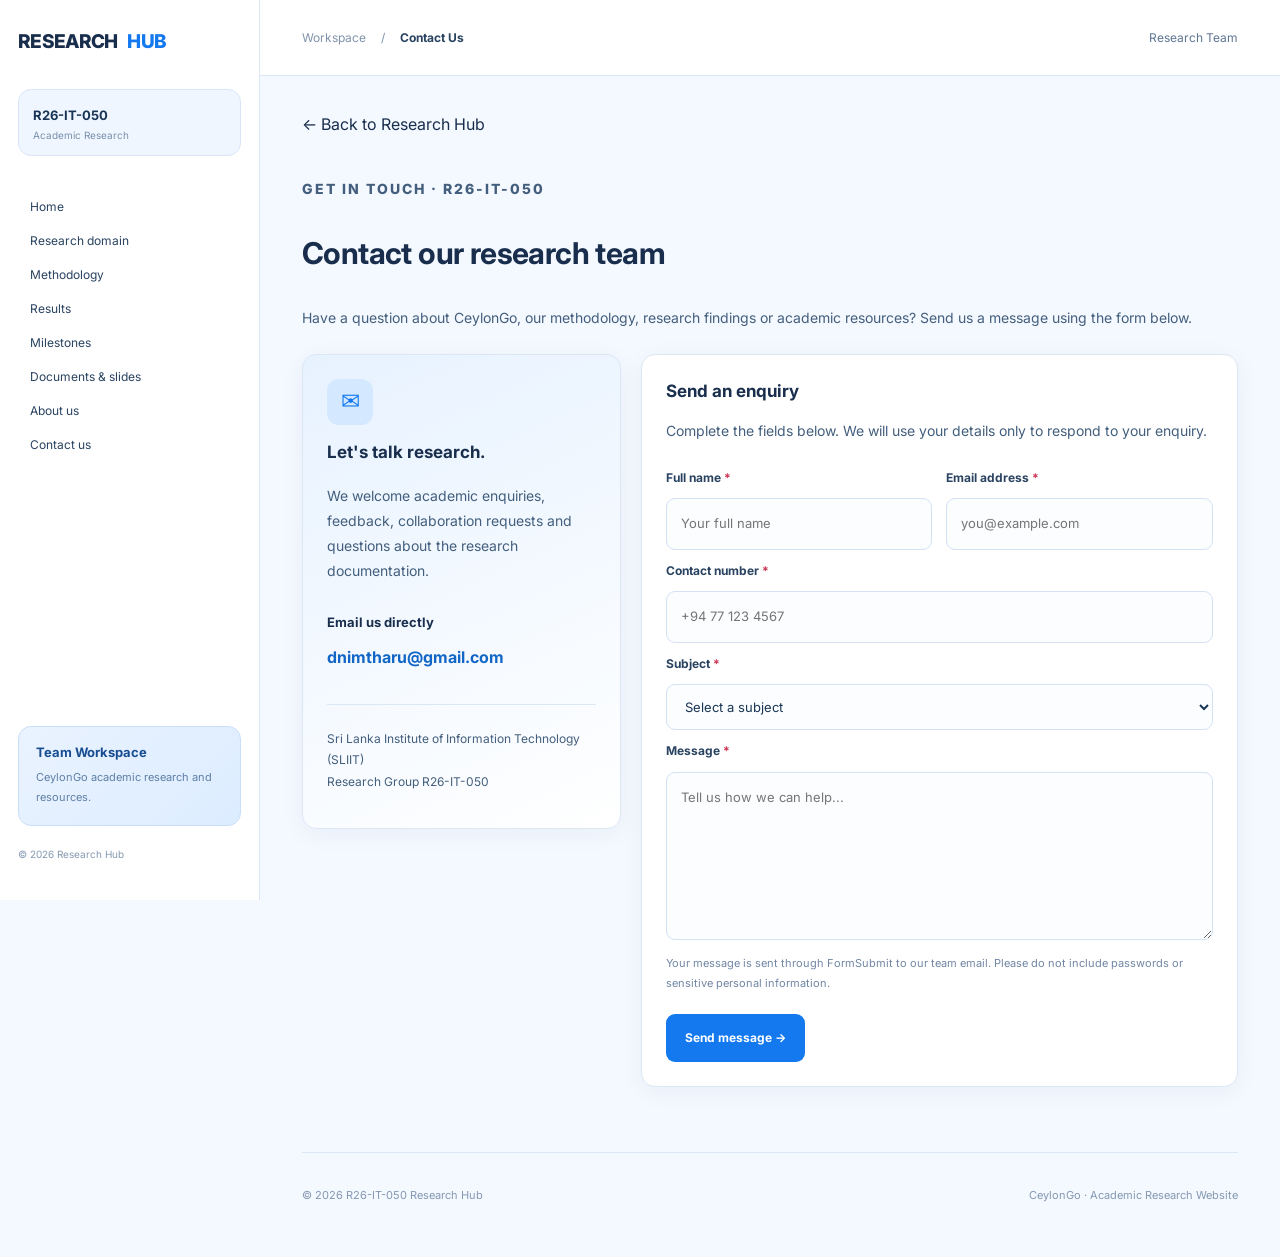
<file: research-hub/contact.html>
<!DOCTYPE html>
<html lang="en">
<head>
  <meta charset="UTF-8">
  <meta name="viewport" content="width=device-width, initial-scale=1">
  <title>Contact Us | R26-IT-050 Research Hub</title>
  <meta name="description" content="Contact the CeylonGo research team using our enquiry form.">
  <link rel="icon" type="image/png" href="images/preview.png">
  <link rel="stylesheet" href="styles.css">
</head>
<body>
<div class="app">
  <aside class="sidebar" id="sidebar">
    <a href="index.html#home" class="brand">RESEARCH<span class="accent">HUB</span></a>
    <div class="workspace"><div><strong>R26-IT-050</strong><small>Academic Research</small></div></div>
    <nav class="section-nav" aria-label="Research sections">
      <a href="index.html#home">Home</a>
      <a href="index.html#domain">Research domain</a>
      <a href="index.html#methodology">Methodology</a>
      <a href="index.html#results">Results</a>
      <a href="index.html#milestones">Milestones</a>
      <a href="index.html#library">Documents &amp; slides</a>
      <a href="index.html#team">About us</a>
      <a href="contact.html" aria-current="page">Contact us</a>
    </nav>
    <div class="sidebar-bottom">
      <div class="info-card"><h4>Team Workspace</h4><p>CeylonGo academic research and resources.</p></div>
      <p>© 2026 Research Hub</p>
    </div>
  </aside>
  <div class="main-area">
    <header class="topbar">
      <button type="button" class="menu-btn" id="menuBtn" aria-label="Toggle navigation" aria-controls="sidebar" aria-expanded="false">☰</button>
      <div class="breadcrumb">Workspace <span>/</span> <strong>Contact Us</strong></div>
      <div class="team-badge">Research Team</div>
    </header>
    <main>
      <a class="contact-back" href="index.html#home">← Back to Research Hub</a>
      <section id="contact" class="research-section contact-section">
  <p class="eyebrow">GET IN TOUCH · R26-IT-050</p>
  <h2>Contact our research team</h2>
  <p>Have a question about CeylonGo, our methodology, research findings or academic resources? Send us a message using the form below.</p>
  <div class="contact-layout">
    <div class="contact-intro research-card">
      <span class="contact-symbol" aria-hidden="true">✉</span>
      <h3>Let's talk research.</h3>
      <p>We welcome academic enquiries, feedback, collaboration requests and questions about the research documentation.</p>
      <h4>Email us directly</h4>
      <a href="mailto:dnimtharu@gmail.com">dnimtharu@gmail.com</a>
      <p class="contact-note">Sri Lanka Institute of Information Technology (SLIIT)<br>Research Group R26-IT-050</p>
    </div>
    <div class="contact-form-card research-card">
      <h3>Send an enquiry</h3>
      <p>Complete the fields below. We will use your details only to respond to your enquiry.</p>
      <form id="contactForm" action="https://formsubmit.co/ajax/dnimtharu@gmail.com" method="POST">
        <input type="hidden" name="_subject" value="New CeylonGo Research Hub contact form">
        <input type="hidden" name="_template" value="table">
        <input type="hidden" name="_url" value="https://snypherkiller.github.io/R26-IT-050-Research-Hub/">
        <div class="contact-honeypot" aria-hidden="true">
          <label for="contactWebsite">Leave this field blank</label>
          <input id="contactWebsite" name="_honey" type="text" tabindex="-1" autocomplete="off">
        </div>
        <div class="contact-fields">
          <div><label for="contactName">Full name <span aria-hidden="true">*</span></label><input id="contactName" name="name" type="text" maxlength="100" autocomplete="name" placeholder="Your full name" required></div>
          <div><label for="contactEmail">Email address <span aria-hidden="true">*</span></label><input id="contactEmail" name="email" type="email" maxlength="254" autocomplete="email" placeholder="you@example.com" required></div>
        </div>
        <label for="contactPhone">Contact number <span aria-hidden="true">*</span></label>
        <input id="contactPhone" name="contact_number" type="tel" autocomplete="tel" inputmode="tel" minlength="7" maxlength="20" pattern="[0-9+() .-]{7,20}" title="Enter a valid phone number (7–20 characters)" placeholder="+94 77 123 4567" required>
        <label for="contactSubject">Subject <span aria-hidden="true">*</span></label>
        <select id="contactSubject" name="subject" required>
          <option value="" disabled selected>Select a subject</option>
          <option value="General research enquiry">General research enquiry</option>
          <option value="Research methodology">Research methodology</option>
          <option value="Documents and resources">Documents and resources</option>
          <option value="Collaboration">Collaboration</option>
          <option value="Feedback">Feedback</option>
          <option value="Other">Other</option>
        </select>
        <label for="contactMessage">Message <span aria-hidden="true">*</span></label>
        <textarea id="contactMessage" name="message" rows="6" minlength="10" maxlength="5000" placeholder="Tell us how we can help..." required></textarea>
        <p class="contact-privacy">Your message is sent through FormSubmit to our team email. Please do not include passwords or sensitive personal information.</p>
        <div class="contact-submit-row">
          <button class="primary-btn" type="submit" id="contactSubmit">Send message →</button>
          <p id="contactStatus" role="status" aria-live="polite"></p>
        </div>
      </form>
    </div>
  </div>
</section>
      <footer><p>© 2026 R26-IT-050 Research Hub</p><p>CeylonGo · Academic Research Website</p></footer>
    </main>
  </div>
</div>
<script src="contact.js"></script>
</body>
</html>
</file>
<file: research-hub/styles.css>
@import url('https://fonts.googleapis.com/css2?family=Inter:wght@400;500;600;700;800&display=swap');

:root {
  --bg: #f4f8ff;
  --sidebar: #ffffff;
  --panel: #ffffff;
  --panel-light: #edf5ff;
  --border: #dce7f5;
  --text: #192e4d;
  --muted: #7186a4;
  --accent: #1479ef;
  --cyan: #36a8ef;
}

* {
  box-sizing: border-box;
}

html {
  scroll-behavior: smooth;
}

body {
  margin: 0;
  background: var(--bg);
  color: var(--text);
  font-family: 'Inter', sans-serif;
}

button,
input,
a {
  font: inherit;
}

button {
  cursor: pointer;
}

a {
  text-decoration: none;
  color: inherit;
}

.app {
  display: flex;
  min-height: 100vh;
}

/* ==============================
   SIDEBAR
============================== */

.sidebar {
  width: 260px;
  flex-shrink: 0;
  background: var(--sidebar);
  border-right: 1px solid var(--border);
  height: 100vh;
  position: sticky;
  top: 0;
  padding: 30px 18px;
  display: flex;
  flex-direction: column;
  z-index: 10;
}

.brand {
  display: flex;
  align-items: center;
  gap: 10px;
  color: var(--text);
  font-size: 19px;
  font-weight: 800;
  letter-spacing: -.7px;
  margin-bottom: 36px;
}

.brand-icon {
  display: none;
}

.accent {
  color: var(--accent);
}

.workspace {
  padding: 14px;
  display: flex;
  align-items: center;
  gap: 12px;
  background: #f0f6ff;
  border: 1px solid #d8e6f8;
  border-radius: 13px;
  margin-bottom: 35px;
}

.workspace-icon {
  display: none;
}

.workspace strong {
  color: #193556;
  font-size: 13px;
}

.workspace small {
  display: block;
  color: #7890aa;
  font-size: 10px;
  margin-top: 5px;
}

.nav-title {
  font-size: 10px;
  letter-spacing: 1.5px;
  color: #8296af;
  font-weight: 800;
  padding: 0 14px;
  margin-bottom: 15px;
}

.nav-link {
  display: flex;
  align-items: center;
  width: 100%;
  gap: 13px;
  border: none;
  border-radius: 9px;
  padding: 14px;
  margin-bottom: 6px;
  background: transparent;
  color: #5d7595;
  text-align: left;
  font-size: 13px;
  font-weight: 600;
  transition: .2s;
}

.nav-link span {
  display: none;
}

.nav-link:hover,
.nav-link.active {
  background: #e7f1ff;
  color: #126fd9;
}

.sidebar-bottom {
  margin-top: auto;
}

.info-card {
  background: linear-gradient(
    135deg,
    #eaf3ff,
    #dcecff
  );
  border: 1px solid #c9def8;
  padding: 17px;
  border-radius: 13px;
}

.info-card h4 {
  margin: 0 0 8px;
  color: #184e91;
  font-size: 13px;
}

.info-card p {
  margin: 0;
  color: #5e7fa5;
  font-size: 11px;
  line-height: 1.8;
}

.sidebar-bottom > p {
  font-size: 10px;
  color: #8599b1;
  margin-top: 22px;
}

/* ==============================
   MAIN AREA
============================== */

.main-area {
  min-width: 0;
  flex: 1;
}

.topbar {
  height: 76px;
  padding: 0 42px;
  border-bottom: 1px solid var(--border);
  display: flex;
  align-items: center;
  justify-content: space-between;
  background: #ffffff;
}

.breadcrumb {
  color: #8093aa;
  font-size: 12px;
}

.breadcrumb span {
  margin: 0 12px;
}

.breadcrumb strong {
  color: #294361;
}

.team-badge {
  display: flex;
  align-items: center;
  gap: 9px;
  color: #5f7694;
  font-size: 12px;
}

.online-dot {
  display: none;
}

.menu-btn {
  display: none;
  border: none;
  background: transparent;
  color: #1b4d87;
  font-size: 22px;
}

main {
  padding: 38px 42px 20px;
  max-width: 1650px;
  margin: auto;
}

/* ==============================
   WELCOME
============================== */

.welcome {
  display: flex;
  align-items: center;
  justify-content: space-between;
  gap: 20px;
  margin-bottom: 30px;
}

.eyebrow {
  color: var(--accent);
  font-size: 10px;
  letter-spacing: 2px;
  font-weight: 800;
}

.welcome h1 {
  color: #17304f;
  font-size: clamp(28px, 3vw, 43px);
  letter-spacing: -1.7px;
  margin: 12px 0;
}

.welcome p:not(.eyebrow),
.section-header p:not(.eyebrow) {
  color: #7388a5;
  font-size: 13px;
  line-height: 1.7;
}

.primary-btn {
  display: inline-flex;
  align-items: center;
  justify-content: center;
  border: none;
  border-radius: 9px;
  padding: 13px 19px;
  background: #1479ef;
  color: #ffffff;
  font-size: 12px;
  font-weight: 700;
  white-space: nowrap;
  transition: .2s;
}

.primary-btn:hover {
  background: #0864d3;
}

/* ==============================
   HERO GRADIENT
============================== */

.hero {
  position: relative;
  display: flex;
  align-items: center;
  justify-content: flex-start;
  min-height: 265px;
  overflow: hidden;
  border-radius: 17px;
  padding: 35px 42px;
  background:
    radial-gradient(
      circle at 85% 45%,
      #91c1ff 0,
      transparent 45%
    ),
    linear-gradient(
      115deg,
      #e8f3ff,
      #cbdfff
    );
  border: 1px solid #b7d2f5;
}

.hero-content {
  position: relative;
  z-index: 2;
}

.hero-label {
  font-size: 10px;
  font-weight: 700;
  letter-spacing: 2px;
  color: #1266c6;
}

.hero h2 {
  color: #183b66;
  font-size: clamp(25px, 3vw, 39px);
  letter-spacing: -1px;
  line-height: 1.2;
  margin: 16px 0;
}

.hero h2 span {
  color: #1479ef;
}

.hero p {
  color: #5276a2;
  font-size: 12px;
  line-height: 1.7;
}

.hero-btn {
  display: inline-block;
  padding: 12px 18px;
  border-radius: 8px;
  margin-top: 10px;
  background: #ffffff;
  color: #1268c8;
  font-size: 12px;
  font-weight: 800;
  box-shadow: 0 5px 18px #7bafff35;
  transition: .2s;
}

.hero-btn:hover {
  background: #f3f8ff;
  transform: translateY(-2px);
}

/* Remove decorative hero graphic */
.hero-visual {
  display: none;
}

/* ==============================
   STATISTICS
============================== */

.stats {
  display: grid;
  grid-template-columns: repeat(4, 1fr);
  gap: 15px;
  margin: 25px 0 46px;
}

.stat-card {
  display: flex;
  align-items: center;
  justify-content: flex-start;
  gap: 15px;
  background: #ffffff;
  border: 1px solid #dce7f5;
  border-radius: 13px;
  padding: 20px;
  box-shadow: 0 4px 20px #224e8510;
}

.stat-icon {
  display: none;
}

.stat-card small {
  color: #8193ad;
  font-size: 10px;
  letter-spacing: .5px;
}

.stat-card h3 {
  color: #1a365a;
  margin: 6px 0 0;
  font-size: 26px;
}

/* ==============================
   FILE LIBRARY
============================== */

.library {
  scroll-margin-top: 30px;
}

.section-header {
  display: flex;
  justify-content: space-between;
  align-items: center;
  gap: 15px;
}

.section-header h2 {
  color: #1a3455;
  font-size: 25px;
  margin: 11px 0 0;
}

.count-badge {
  display: inline-block;
  vertical-align: middle;
  font-size: 12px;
  padding: 5px 9px;
  border-radius: 7px;
  color: #1479ef;
  background: #e0efff;
}

.result-count {
  font-size: 11px;
  color: #7d91aa;
}

/* ==============================
   SEARCH AND FILTERS
============================== */

.toolbar {
  display: flex;
  gap: 15px;
  justify-content: space-between;
  align-items: center;
  margin: 24px 0;
}

.search-box {
  display: flex;
  align-items: center;
  background: #ffffff;
  border: 1px solid #d7e4f4;
  border-radius: 9px;
  max-width: 420px;
  width: 100%;
  padding: 0 15px;
}

.search-box > span {
  display: none;
}

.search-box input {
  background: transparent;
  border: none;
  outline: none;
  color: #193653;
  padding: 14px 0;
  width: 100%;
  font-size: 12px;
}

.search-box input::placeholder {
  color: #9aabc0;
}

.search-box:focus-within {
  border-color: #74aff7;
  box-shadow: 0 0 0 3px #1479ef12;
}

.filters {
  display: flex;
  gap: 7px;
  flex-wrap: wrap;
}

.filter-btn {
  border: 1px solid #dae5f4;
  background: #ffffff;
  color: #6982a3;
  padding: 11px 14px;
  border-radius: 8px;
  font-size: 11px;
  transition: .2s;
}

.filter-btn.active,
.filter-btn:hover {
  background: #e3f0ff;
  color: #126fd9;
  border-color: #a9cdf8;
}

/* ==============================
   FILE CARDS
============================== */

.file-grid {
  display: grid;
  grid-template-columns: repeat(3, minmax(0, 1fr));
  gap: 18px;
}

.file-card {
  background: #ffffff;
  border: 1px solid #dce7f5;
  border-radius: 14px;
  padding: 22px;
  min-width: 0;
  box-shadow: 0 5px 24px #1b47720d;
  transition: .2s ease;
}

.file-card:hover {
  border-color: #7eb6ff;
  transform: translateY(-3px);
  box-shadow: 0 16px 32px #1765b51b;
}

.file-top {
  display: flex;
  justify-content: flex-end;
  align-items: center;
}

.file-icon {
  display: none;
}

.file-format {
  padding: 6px 9px;
  border-radius: 6px;
  background: #edf3fb;
  color: #6581a3;
  font-size: 10px;
  font-weight: 700;
}

.file-card h3 {
  color: #233e60;
  font-size: 14px;
  line-height: 1.6;
  margin: 21px 0 12px;
  min-height: 66px;
  overflow-wrap: anywhere;
}

.file-meta {
  display: flex;
  gap: 9px;
  flex-wrap: wrap;
  color: #8094ad;
  font-size: 11px;
  margin-bottom: 23px;
}

.file-meta span + span::before {
  content: '•';
  padding-right: 9px;
  color: #b8c6d8;
}

.file-actions {
  display: flex;
  gap: 10px;
  border-top: 1px solid #e4edf7;
  padding-top: 17px;
}

.view-btn,
.download-btn {
  border: 1px solid #d4e5fa;
  flex: 1;
  border-radius: 8px;
  padding: 11px 8px;
  font-size: 11px;
  font-weight: 700;
  text-align: center;
  transition: .2s;
}

.view-btn {
  background: #edf5ff;
  color: #2863a7;
}

.view-btn:hover {
  background: #deedff;
}

.download-btn {
  background: #1479ef;
  color: #ffffff;
  border-color: transparent;
}

.download-btn:hover {
  background: #0864d3;
}

/* ==============================
   EMPTY STATE
============================== */

.empty-state {
  text-align: center;
  padding: 60px 10px;
  color: #7891ac;
}

.empty-state[hidden] {
  display: none;
}

/* ==============================
   FOOTER
============================== */

footer {
  border-top: 1px solid #dce7f5;
  display: flex;
  justify-content: space-between;
  gap: 20px;
  color: #8498b1;
  font-size: 11px;
  margin-top: 65px;
  padding: 24px 0;
}

/* ==============================
   PREVIEW MODAL
============================== */

.preview-modal {
  width: min(800px, 94vw);
  max-height: 90vh;
  background: #ffffff;
  color: #1a3555;
  border: 1px solid #d0e2f7;
  border-radius: 15px;
  padding: 25px;
}

.preview-modal::backdrop {
  background: #11264585;
  backdrop-filter: blur(7px);
}

.modal-header,
.modal-actions {
  display: flex;
  align-items: center;
  justify-content: space-between;
  gap: 12px;
}

.modal-header h3 {
  color: #17365c;
  font-size: 18px;
  overflow-wrap: anywhere;
}

.close-btn,
.secondary-btn {
  background: #edf5ff;
  color: #245a99;
  border: 1px solid #cfe2f8;
  border-radius: 8px;
  padding: 10px 14px;
}

.preview-info {
  color: #738ba9;
  font-size: 12px;
}

.preview-frame {
  width: 100%;
  height: 53vh;
  border: none;
  background: white;
  border-radius: 8px;
  margin: 15px 0;
}

.preview-message {
  padding: 45px 15px;
  color: #6781a2;
  text-align: center;
  line-height: 1.8;
}

/* ==============================
   RESPONSIVE - TABLET
============================== */

@media (max-width: 1100px) {
  .stats {
    grid-template-columns: repeat(2, 1fr);
  }

  .file-grid {
    grid-template-columns: repeat(2, 1fr);
  }

  .toolbar {
    align-items: stretch;
    flex-direction: column;
  }

  .search-box {
    max-width: none;
  }
}

/* ==============================
   RESPONSIVE - MOBILE
============================== */

@media (max-width: 760px) {
  .sidebar {
    position: fixed;
    transform: translateX(-100%);
    transition: transform .3s;
    box-shadow: 20px 0 50px #0002;
  }

  .sidebar.open {
    transform: translateX(0);
  }

  .menu-btn {
    display: block;
  }

  .topbar {
    padding: 0 20px;
    height: 65px;
  }

  main {
    padding: 25px 18px;
  }

  .welcome {
    align-items: flex-start;
    flex-direction: column;
  }

  .hero {
    padding: 30px 23px;
  }

  .stats {
    gap: 10px;
  }

  .stat-card {
    padding: 14px;
  }

  .file-grid {
    grid-template-columns: 1fr;
  }

  .section-header {
    align-items: flex-start;
    flex-direction: column;
  }

  .team-badge {
    font-size: 10px;
  }

  footer {
    flex-direction: column;
    gap: 0;
  }

  .modal-actions {
    flex-wrap: wrap;
  }
}

/* Academic research content */
.sidebar { overflow-y: auto; }
.section-nav { display: grid; gap: 3px; margin-bottom: 14px; }
.section-nav a { padding: 8px 12px; border-radius: 7px; font-size: 12px; color: #294361; }
.section-nav a:hover, .section-nav a:focus-visible { background: #e7f1ff; color: #126fd9; }
.research-section { margin: 42px 0; scroll-margin-top: 24px; line-height: 1.8; }
.research-section h2 { font-size: clamp(23px, 3vw, 30px); letter-spacing: -.6px; }
.research-section p, .research-section li { font-size: 14px; color: #435f7d; }
.research-section a:not(.primary-btn) { color: #1266c6; overflow-wrap: anywhere; }
.research-grid { display: grid; grid-template-columns: repeat(2,minmax(0,1fr)); gap: 18px; margin: 20px 0; }
.research-card { border: 1px solid var(--border); border-radius: 14px; padding: 24px; background: white; min-width: 0; }
.research-card h3 { margin-top: 0; font-size: 17px; line-height: 1.5; }
.member-id { font-weight: 700; color: #1266c6 !important; }
details { background: white; border: 1px solid var(--border); border-radius: 10px; padding: 16px 20px; margin: 12px 0; }
summary { cursor: pointer; font-weight: 600; font-size: 14px; }
.tech-list { display:flex; flex-wrap:wrap; gap:8px; }
.tech-list span { background:#e3f0ff; border-radius: 7px; padding: 7px 12px; font-size: 12px; }
.table-scroll { overflow-x:auto; }
table { width:100%; border-collapse:collapse; background:white; font-size:13px; }
th,td { padding:16px; border:1px solid var(--border); text-align:left; vertical-align:top; min-width:150px; }
th { background:#e3f0ff; }
:focus-visible { outline: 3px solid #1479ef; outline-offset: 3px; }
@media(max-width:760px) { .research-grid { grid-template-columns:1fr; } .research-card { padding:20px; } .research-section { margin:32px 0; } }
@media(prefers-reduced-motion:reduce) { html { scroll-behavior:auto; } *, *::before, *::after { transition:none !important; } }


/* Contact Us form */
.contact-layout{display:grid;grid-template-columns:minmax(230px,.8fr) minmax(0,1.5fr);gap:20px;margin-top:24px;align-items:start}
.contact-intro,.contact-form-card{box-shadow:0 5px 24px #1b47720d}
.contact-intro{background:linear-gradient(155deg,#e7f2ff,#fff)}
.contact-symbol{display:inline-grid;place-items:center;width:46px;height:46px;border-radius:12px;background:#d4e8ff;color:#1479ef;font-size:23px;margin-bottom:15px}
.contact-intro h4{margin:28px 0 8px;font-size:13px}
.contact-intro a{font-weight:700;overflow-wrap:anywhere}
.contact-intro .contact-note{border-top:1px solid var(--border);padding-top:23px;margin-top:32px;font-size:12px}
.contact-form-card>p{margin-top:-4px;margin-bottom:24px}
.contact-form-card form{display:flex;flex-direction:column;gap:10px}
.contact-fields{display:grid;grid-template-columns:repeat(2,minmax(0,1fr));gap:14px}
.contact-fields>div{display:flex;flex-direction:column;gap:10px}
.contact-form-card label{display:block;font-size:12px;font-weight:700;color:#294361}
.contact-form-card label span{color:#cb3453}
.contact-form-card input,.contact-form-card select,.contact-form-card textarea{width:100%;border:1px solid #d5e2f3;border-radius:9px;background:#fbfdff;color:#193653;padding:13px 14px;font:inherit;font-size:13px;outline-offset:2px}
.contact-form-card textarea{resize:vertical;min-height:125px}
.contact-form-card :is(input,select,textarea):focus{border-color:#1479ef;box-shadow:0 0 0 3px #1479ef15}
.contact-privacy{font-size:11px!important;color:#7186a4!important;margin:4px 0!important}
.contact-submit-row{display:flex;align-items:center;flex-wrap:wrap;gap:16px;margin-top:6px}
.contact-submit-row button:disabled{opacity:.7;cursor:wait}
#contactStatus{font-size:12px;margin:0;line-height:1.5}
#contactStatus[data-state=success]{color:#176849}
#contactStatus[data-state=error]{color:#bd314a}
.contact-honeypot{position:absolute!important;left:-10000px!important;width:1px!important;height:1px!important;overflow:hidden!important}
@media(max-width:900px){.contact-layout{grid-template-columns:1fr}}
@media(max-width:600px){.contact-fields{grid-template-columns:1fr}.contact-form-card,.contact-intro{padding:20px}}

/* Theme switch and local website reviews */
:root { color-scheme: light; }
.theme-toggle { border:1px solid var(--border); border-radius:999px; padding:10px 16px; background:var(--panel); color:var(--text); font-size:13px; font-weight:600; white-space:nowrap; }
.review-form { display:flex; flex-direction:column; gap:12px; margin:0; }
.review-form label,.rating-picker legend { font-size:13px; font-weight:600; }
.review-form input:not([type=radio]),.review-form textarea { width:100%; padding:12px; border:1px solid var(--border); border-radius:9px; font:inherit; color:var(--text); background:var(--bg); }
.review-form textarea { resize:vertical; }
.rating-picker { border:0; padding:0; margin:4px 0; min-width:0; }
.rating-options { display:flex; flex-wrap:wrap; gap:8px; margin-top:10px; }
.rating-options label { position:relative; }
.rating-options input { position:absolute; opacity:0; width:100%; height:100%; margin:0; cursor:pointer; }
.rating-options span { display:block; padding:10px; border:1px solid var(--border); border-radius:8px; color:var(--text); }
.rating-options input:checked + span { background:#1479ef; color:white; border-color:#1479ef; }
.rating-options input:focus-visible + span { outline:3px solid var(--accent); outline-offset:3px; }
.review-layout { align-items:start; }
.review-list { display:grid; gap:14px; }
.review-card h4 { margin:0; overflow-wrap:anywhere; }
.review-comment { white-space:pre-wrap; overflow-wrap:anywhere; }
.review-rating { color:#936200!important; letter-spacing:3px; }
#reviewStatus { margin:0; min-height:1.8em; }

:root[data-theme=dark] { color-scheme:dark; --bg:#101b2b; --sidebar:#172438; --panel:#172438; --panel-light:#20344d; --border:#354b66; --text:#e6eefb; --muted:#b3c3d9; --accent:#86bcff; }
[data-theme=dark] :is(.sidebar,.topbar,.file-card,.stat-card,.research-card,details,table,.preview-modal,.search-box,.filter-btn) { background:var(--panel); border-color:var(--border); color:var(--text); }
[data-theme=dark] :is(h1,h2,h3,h4,.welcome h1,.hero h2,.section-header h2,.file-card h3,.stat-card h3,.modal-header h3,.workspace strong,.breadcrumb strong,.brand,.menu-btn,.contact-form-card label) { color:var(--text); }
[data-theme=dark] :is(.research-section p,.research-section li,.welcome p:not(.eyebrow),.section-header p:not(.eyebrow),.hero p,.file-meta,.preview-info,.preview-message,.result-count,.breadcrumb,.nav-link,.workspace small,.stat-card small,.nav-title,footer,.sidebar-bottom>p,.info-card p) { color:var(--muted); }
[data-theme=dark] :is(.workspace,.info-card,.tech-list span,th,.file-format,.count-badge,.view-btn,.close-btn,.secondary-btn,.contact-symbol) { background:var(--panel-light); border-color:var(--border); color:#c5dfff; }
[data-theme=dark] :is(.hero,.contact-intro) { background:linear-gradient(125deg,#1c334f,#223f62); border-color:var(--border); }
[data-theme=dark] :is(.section-nav a,.research-section a:not(.primary-btn),.eyebrow,.hero-label,.accent) { color:var(--accent); }
[data-theme=dark] .member-id { color:var(--accent)!important; }
[data-theme=dark] :is(.nav-link.active,.nav-link:hover,.filter-btn.active,.filter-btn:hover,.section-nav a:hover,.section-nav a:focus-visible) { background:#294769; color:#e6eefb; border-color:var(--border); }
[data-theme=dark] :is(.search-box input,.contact-form-card input,.contact-form-card select,.contact-form-card textarea) { background:var(--bg); color:var(--text); border-color:var(--border); }
[data-theme=dark] input::placeholder,[data-theme=dark] textarea::placeholder { color:#a7bad2; }
[data-theme=dark] :is(.file-actions,.topbar,footer,th,td) { border-color:var(--border); }
[data-theme=dark] .contact-privacy { color:var(--muted)!important; }
[data-theme=dark] #contactStatus[data-state=success] { color:#8ce3bc; }
[data-theme=dark] #contactStatus[data-state=error] { color:#ffacba; }
[data-theme=dark] .review-rating { color:#ffd179!important; }
@media(max-width:480px) { .breadcrumb { display:none; } .theme-toggle { padding:10px 12px; } }

/* Portraits extracted from the supplied proposal deck; preserve the full image. */
.member-photo { display:block; width:100%; max-width:180px; height:210px; object-fit:contain; object-position:center; border-radius:12px; background:var(--bg); margin-bottom:18px; }
.taf-background h3 { font-size:16px; margin-bottom:8px; }

/* Numbered academic references and readable DOI links. */
.research-references { list-style:none; padding-left:0; }
.research-references li { margin:14px 0; padding-left:2em; text-indent:-2em; overflow-wrap:anywhere; scroll-margin-top:24px; }
.research-references li > span { font-weight:700; }
.research-references a { text-decoration:underline; text-underline-offset:3px; }
.research-references li:target { background:var(--panel-light); border-radius:6px; }
</file>
